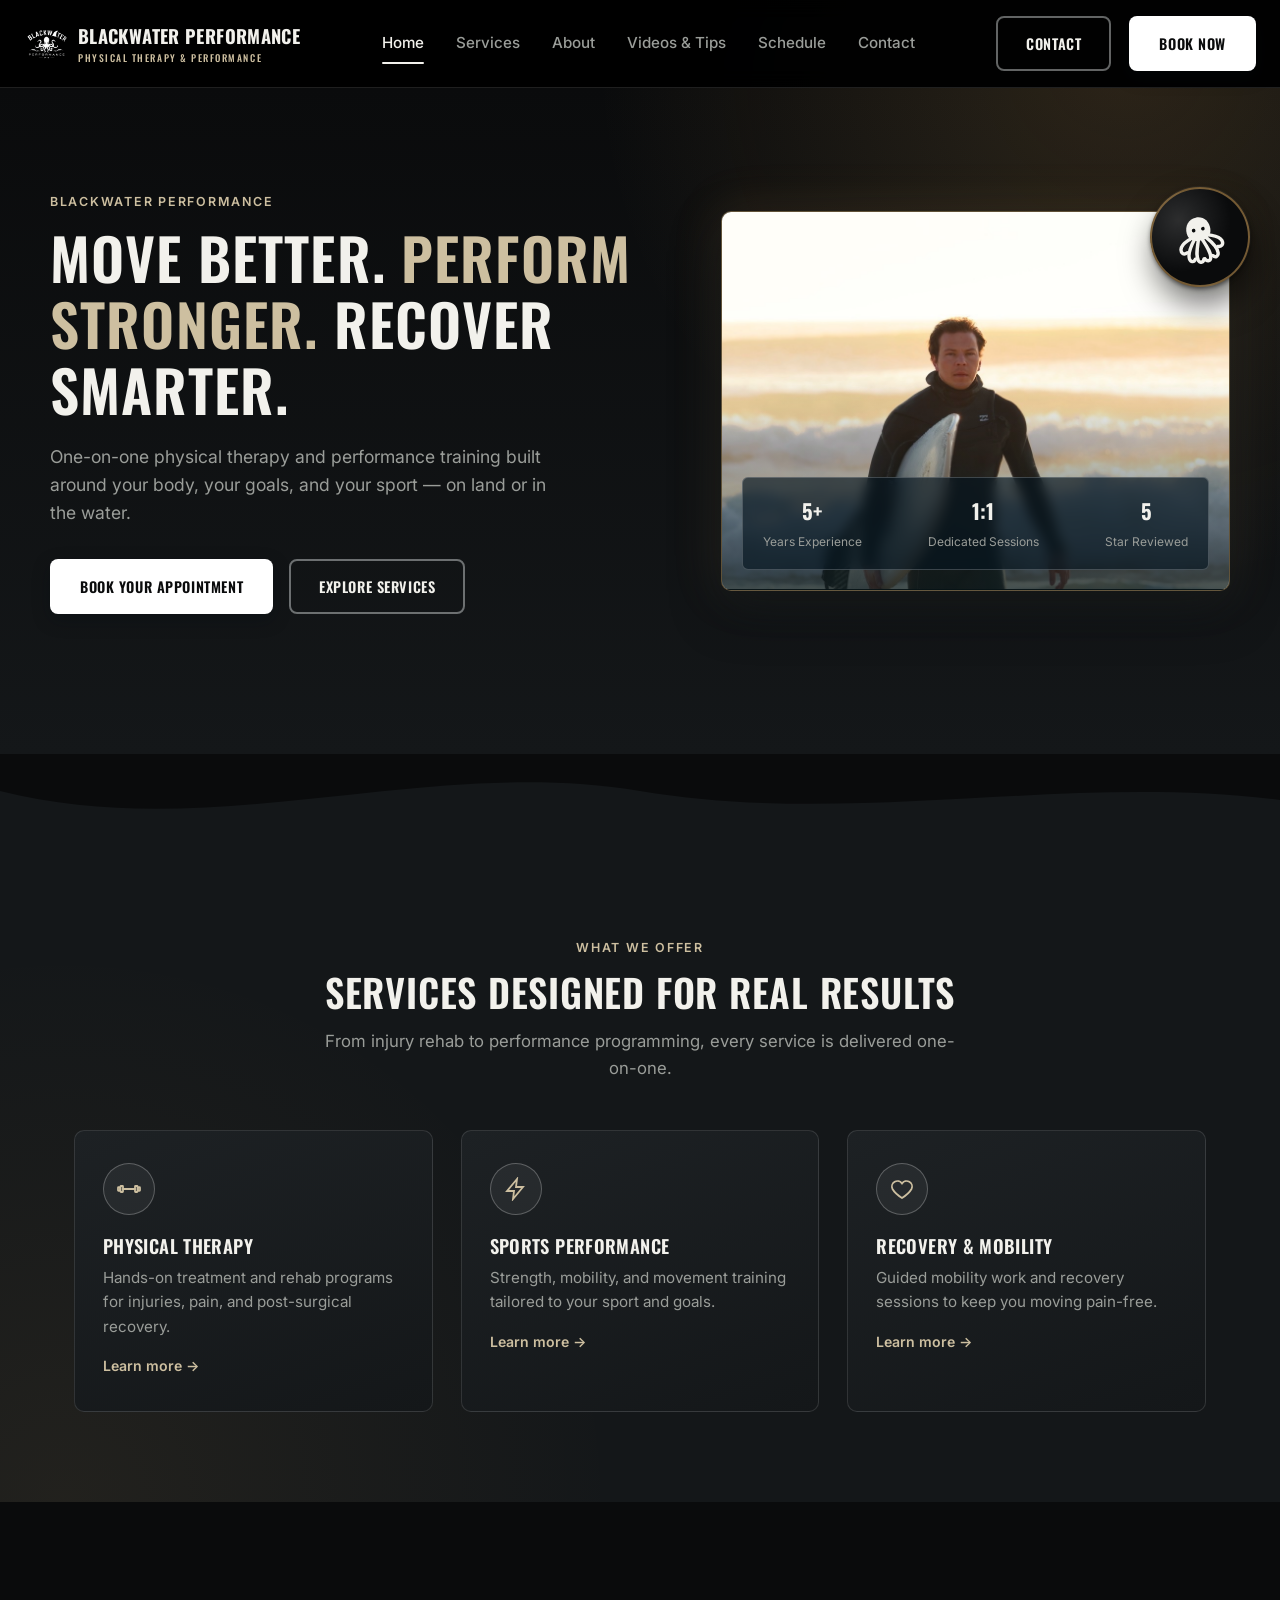
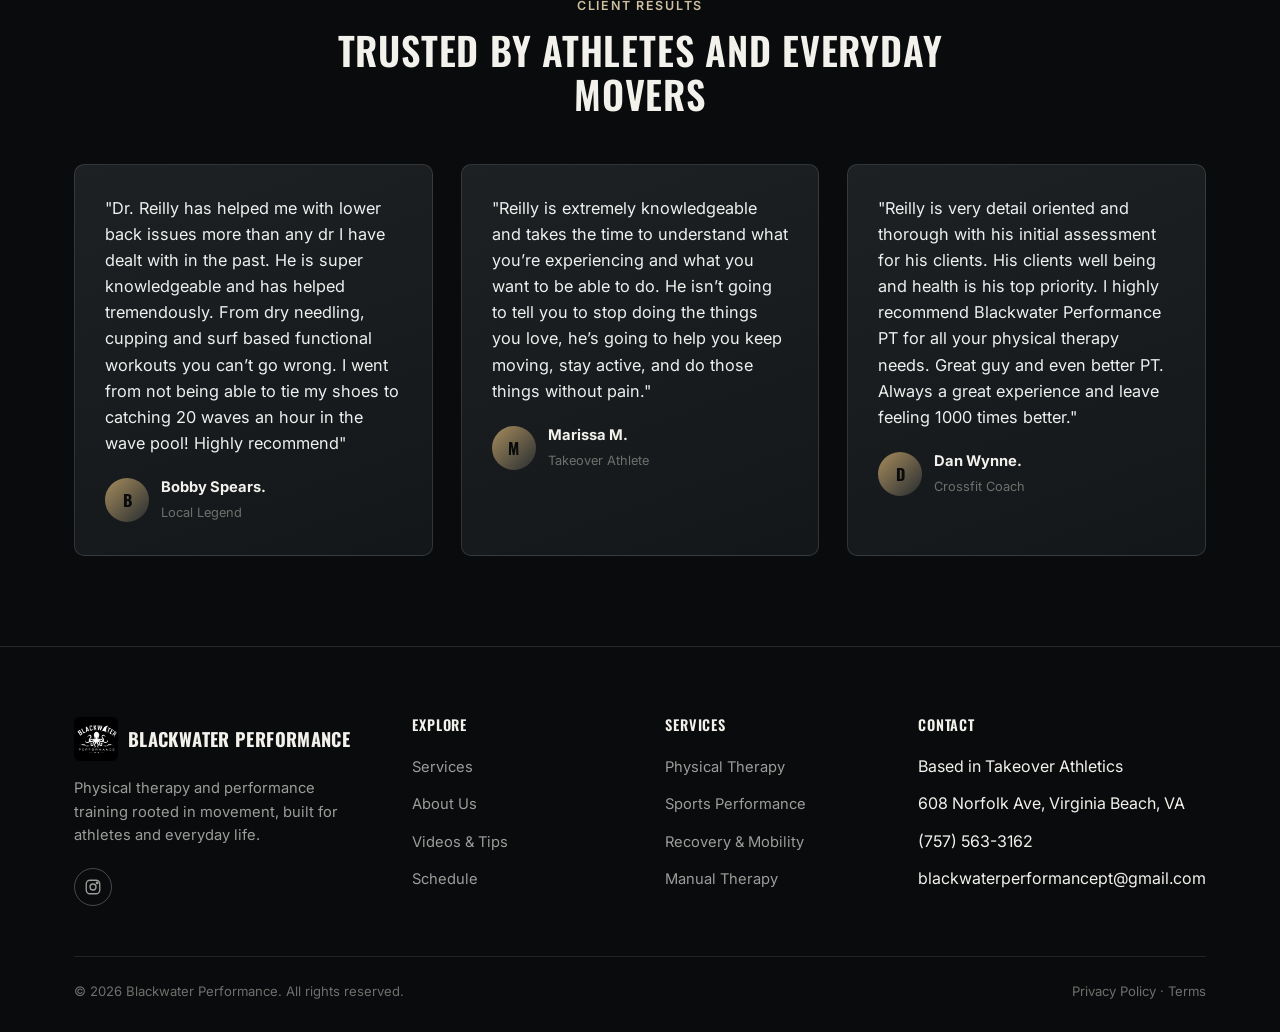
<file: index.html>
<!DOCTYPE html>
<html lang="en">
<head>
<meta charset="UTF-8">
<meta name="viewport" content="width=device-width, initial-scale=1.0">
<title>Blackwater Performance | Physical Therapy & Performance Training</title>
<meta name="description" content="Blackwater Performance provides personalized physical therapy, injury rehabilitation, and performance training to help you move better and perform stronger.">
<link rel="preconnect" href="https://fonts.googleapis.com">
<link rel="preconnect" href="https://fonts.gstatic.com" crossorigin>
<link href="https://fonts.googleapis.com/css2?family=Inter:wght@400;500;600;700&family=Oswald:wght@500;600;700&display=swap" rel="stylesheet">
<link rel="stylesheet" href="css/style.css">
</head>
<body>

<!-- ============ HEADER ============ -->
<header class="site-header">
  <div class="nav-wrap">
    <a href="index.html" class="logo">
      <img src="images/blackwater-logo.png" alt="Blackwater Performance logo" class="wave-mark">
      <span>
        BLACKWATER PERFORMANCE
        <span class="brand-sub">Physical Therapy &amp; Performance</span>
      </span>
    </a>

    <nav class="nav-links">
      <a href="index.html">Home</a>
      <a href="services.html">Services</a>
      <a href="about.html">About</a>
      <a href="videos-tips.html">Videos &amp; Tips</a>
      <a href="schedule.html">Schedule</a>
      <a href="contact.html">Contact</a>
    </nav>

    <div class="nav-cta">
      <a href="contact.html" class="btn btn-outline">Contact</a>
      <a href="schedule.html" class="btn btn-primary">Book Now</a>
      <button class="nav-toggle" aria-label="Toggle menu">
        <span></span><span></span><span></span>
      </button>
    </div>
  </div>
</header>

<!-- ============ HERO ============ -->
<section class="hero">
  <div class="hero-inner">
    <div data-animate>
      <span class="eyebrow">Blackwater Performance</span>
      <h1>Move Better. <span class="highlight">Perform Stronger.</span> Recover Smarter.</h1>
      <p class="lead">One-on-one physical therapy and performance training built around your body, your goals, and your sport &mdash; on land or in the water.</p>
      <div class="hero-actions">
        <a href="schedule.html" class="btn btn-primary">Book Your Appointment</a>
        <a href="services.html" class="btn btn-outline">Explore Services</a>
      </div>
    </div>

    <div class="hero-art-wrap" data-animate>
      <div class="hero-art">
        <img src="images/Reillywetsuitsurf.jpeg" alt="Dr. Reilly Lambert carrying a surfboard along the shore" class="hero-photo">
        <div class="hero-photo-overlay"></div>
        <div class="hero-stats">
          <div><strong>5+</strong><span>Years Experience</span></div>
          <div><strong>1:1</strong><span>Dedicated Sessions</span></div>
          <div><strong>5</strong><span>Star Reviewed</span></div>
        </div>
      </div>
      <div class="hero-badge" aria-hidden="true">
        <svg viewBox="0 0 200 220" fill="none" xmlns="http://www.w3.org/2000/svg">
          <path d="M100,35 C128,35 148,58 146,88 C144,112 128,124 100,124 C72,124 56,112 54,88 C52,58 72,35 100,35 Z" fill="currentColor"/>
          <g stroke="currentColor" stroke-width="13" stroke-linecap="round" stroke-linejoin="round" fill="none">
            <path d="M64,110 C46,118 26,122 20,142 C16,156 26,166 40,160"/>
            <path d="M76,118 C58,140 42,162 44,184 C46,198 58,202 66,190"/>
            <path d="M92,122 C80,155 70,178 76,198 C80,210 94,208 98,196"/>
            <g transform="matrix(-1,0,0,1,200,0)">
              <path d="M64,110 C46,118 26,122 20,142 C16,156 26,166 40,160"/>
              <path d="M76,118 C58,140 42,162 44,184 C46,198 58,202 66,190"/>
              <path d="M92,122 C80,155 70,178 76,198 C80,210 94,208 98,196"/>
            </g>
          </g>
          <circle cx="82" cy="82" r="7" fill="#0a0b0c"/>
          <circle cx="118" cy="82" r="7" fill="#0a0b0c"/>
        </svg>
      </div>
    </div>
  </div>
</section>

<div class="wave-divider">
  <svg viewBox="0 0 1440 100" preserveAspectRatio="none">
    <path d="M0,40 C240,100 480,0 720,40 C960,80 1200,20 1440,50 L1440,100 L0,100 Z" fill="#141719"></path>
  </svg>
</div>

<!-- ============ SERVICES PREVIEW ============ -->
<section class="section section-alt">
  <div class="container">
    <div class="section-head" data-animate>
      <span class="eyebrow">What We Offer</span>
      <h2>Services designed for real results</h2>
      <p>From injury rehab to performance programming, every service is delivered one-on-one.</p>
    </div>

    <div class="grid grid-3">
      <div class="card" data-animate>
        <div class="icon">
          <svg width="24" height="24" viewBox="0 0 24 24" fill="none" stroke="currentColor" stroke-width="1.8" stroke-linecap="round"><path d="M6 12h12"/><rect x="3.5" y="9" width="2.5" height="6" rx="0.5"/><rect x="18" y="9" width="2.5" height="6" rx="0.5"/><rect x="1" y="10.2" width="2" height="3.6" rx="0.5"/><rect x="21" y="10.2" width="2" height="3.6" rx="0.5"/></svg>
        </div>
        <h3>Physical Therapy</h3>
        <p>Hands-on treatment and rehab programs for injuries, pain, and post-surgical recovery.</p>
        <a href="services.html" class="card-link">Learn more &rarr;</a>
      </div>

      <div class="card" data-animate>
        <div class="icon">
          <svg width="24" height="24" viewBox="0 0 24 24" fill="none" stroke="currentColor" stroke-width="1.8"><path d="M13 2 3 14h7l-1 8 10-12h-7l1-8z"/></svg>
        </div>
        <h3>Sports Performance</h3>
        <p>Strength, mobility, and movement training tailored to your sport and goals.</p>
        <a href="services.html" class="card-link">Learn more &rarr;</a>
      </div>

      <div class="card" data-animate>
        <div class="icon">
          <svg width="24" height="24" viewBox="0 0 24 24" fill="none" stroke="currentColor" stroke-width="1.8"><path d="M12 21s-7-4.5-9.5-9A5.5 5.5 0 0112 6.5 5.5 5.5 0 0121.5 12c-2.5 4.5-9.5 9-9.5 9z"/></svg>
        </div>
        <h3>Recovery &amp; Mobility</h3>
        <p>Guided mobility work and recovery sessions to keep you moving pain-free.</p>
        <a href="services.html" class="card-link">Learn more &rarr;</a>
      </div>
    </div>
  </div>
</section>

<!-- ============ TESTIMONIALS ============ -->
<section class="section">
  <div class="container">
    <div class="section-head" data-animate>
      <span class="eyebrow">Client Results</span>
      <h2>Trusted by athletes and everyday movers</h2>
    </div>

    <div class="grid grid-3">
      <div class="testimonial" data-animate>
        <p class="quote">"Dr. Reilly has helped me with lower back issues more than any dr I have dealt with in the past. He is super knowledgeable and has helped tremendously. From dry needling, cupping and surf based functional workouts you can’t go wrong. I went from not being able to tie my shoes to catching 20 waves an hour in the wave pool! Highly recommend"</p>
        <div class="author">
          <div class="avatar">B</div>
          <div><strong>Bobby Spears.</strong><span>Local Legend</span></div>
        </div>
      </div>

      <div class="testimonial" data-animate>
        <p class="quote">"Reilly is extremely knowledgeable and takes the time to understand what you’re experiencing and what you want to be able to do. He isn’t going to tell you to stop doing the things you love, he’s going to help you keep moving, stay active, and do those things without pain."</p>
        <div class="author">
          <div class="avatar">M</div>
          <div><strong>Marissa M.</strong><span>Takeover Athlete</span></div>
        </div>
      </div>

      <div class="testimonial" data-animate>
        <p class="quote">"Reilly is very detail oriented and thorough with his initial assessment for his clients. His clients well being and health is his top priority. I highly recommend Blackwater Performance PT for all your physical therapy needs. Great guy and even better PT. Always a great experience and leave feeling 1000 times better."</p>
        <div class="author">
          <div class="avatar">D</div>
          <div><strong>Dan Wynne.</strong><span>Crossfit Coach</span></div>
        </div>
      </div>
    </div>
  </div>
</section>

<!-- ============ FOOTER ============ -->
<footer class="site-footer">
  <div class="container">
    <div class="footer-grid">
      <div class="footer-brand">
        <a href="index.html" class="logo">
          <img src="images/blackwater-logo.png" alt="Blackwater Performance logo" class="wave-mark">
          <span>BLACKWATER PERFORMANCE</span>
        </a>
        <p>Physical therapy and performance training rooted in movement, built for athletes and everyday life.</p>
        <div class="social-row">
          <a href="https://www.instagram.com/blackwaterperformancept" target="_blank" rel="noopener" aria-label="Instagram"><svg width="18" height="18" viewBox="0 0 24 24" fill="none" stroke="currentColor" stroke-width="1.8"><rect x="3" y="3" width="18" height="18" rx="5"/><circle cx="12" cy="12" r="4"/><circle cx="17.5" cy="6.5" r="1"/></svg></a>
        </div>
      </div>

      <div class="footer-col">
        <h4>Explore</h4>
        <ul>
          <li><a href="services.html">Services</a></li>
          <li><a href="about.html">About Us</a></li>
          <li><a href="videos-tips.html">Videos &amp; Tips</a></li>
          <li><a href="schedule.html">Schedule</a></li>
        </ul>
      </div>

      <div class="footer-col">
        <h4>Services</h4>
        <ul>
          <li><a href="services.html">Physical Therapy</a></li>
          <li><a href="services.html">Sports Performance</a></li>
          <li><a href="services.html">Recovery &amp; Mobility</a></li>
          <li><a href="services.html">Manual Therapy</a></li>
        </ul>
      </div>

      <div class="footer-col">
        <h4>Contact</h4>
        <ul>
          <li>Based in Takeover Athletics</li>
          <li>608 Norfolk Ave, Virginia Beach, VA</li>
          <li>(757) 563-3162</li>
          <li>blackwaterperformancept@gmail.com</li>
        </ul>
      </div>
    </div>

    <div class="footer-bottom">
      <span>&copy; 2026 Blackwater Performance. All rights reserved.</span>
      <span><a href="contact.html">Privacy Policy</a> &middot; <a href="contact.html">Terms</a></span>
    </div>
  </div>
</footer>

<script src="js/main.js"></script>
</body>
</html>
</file>
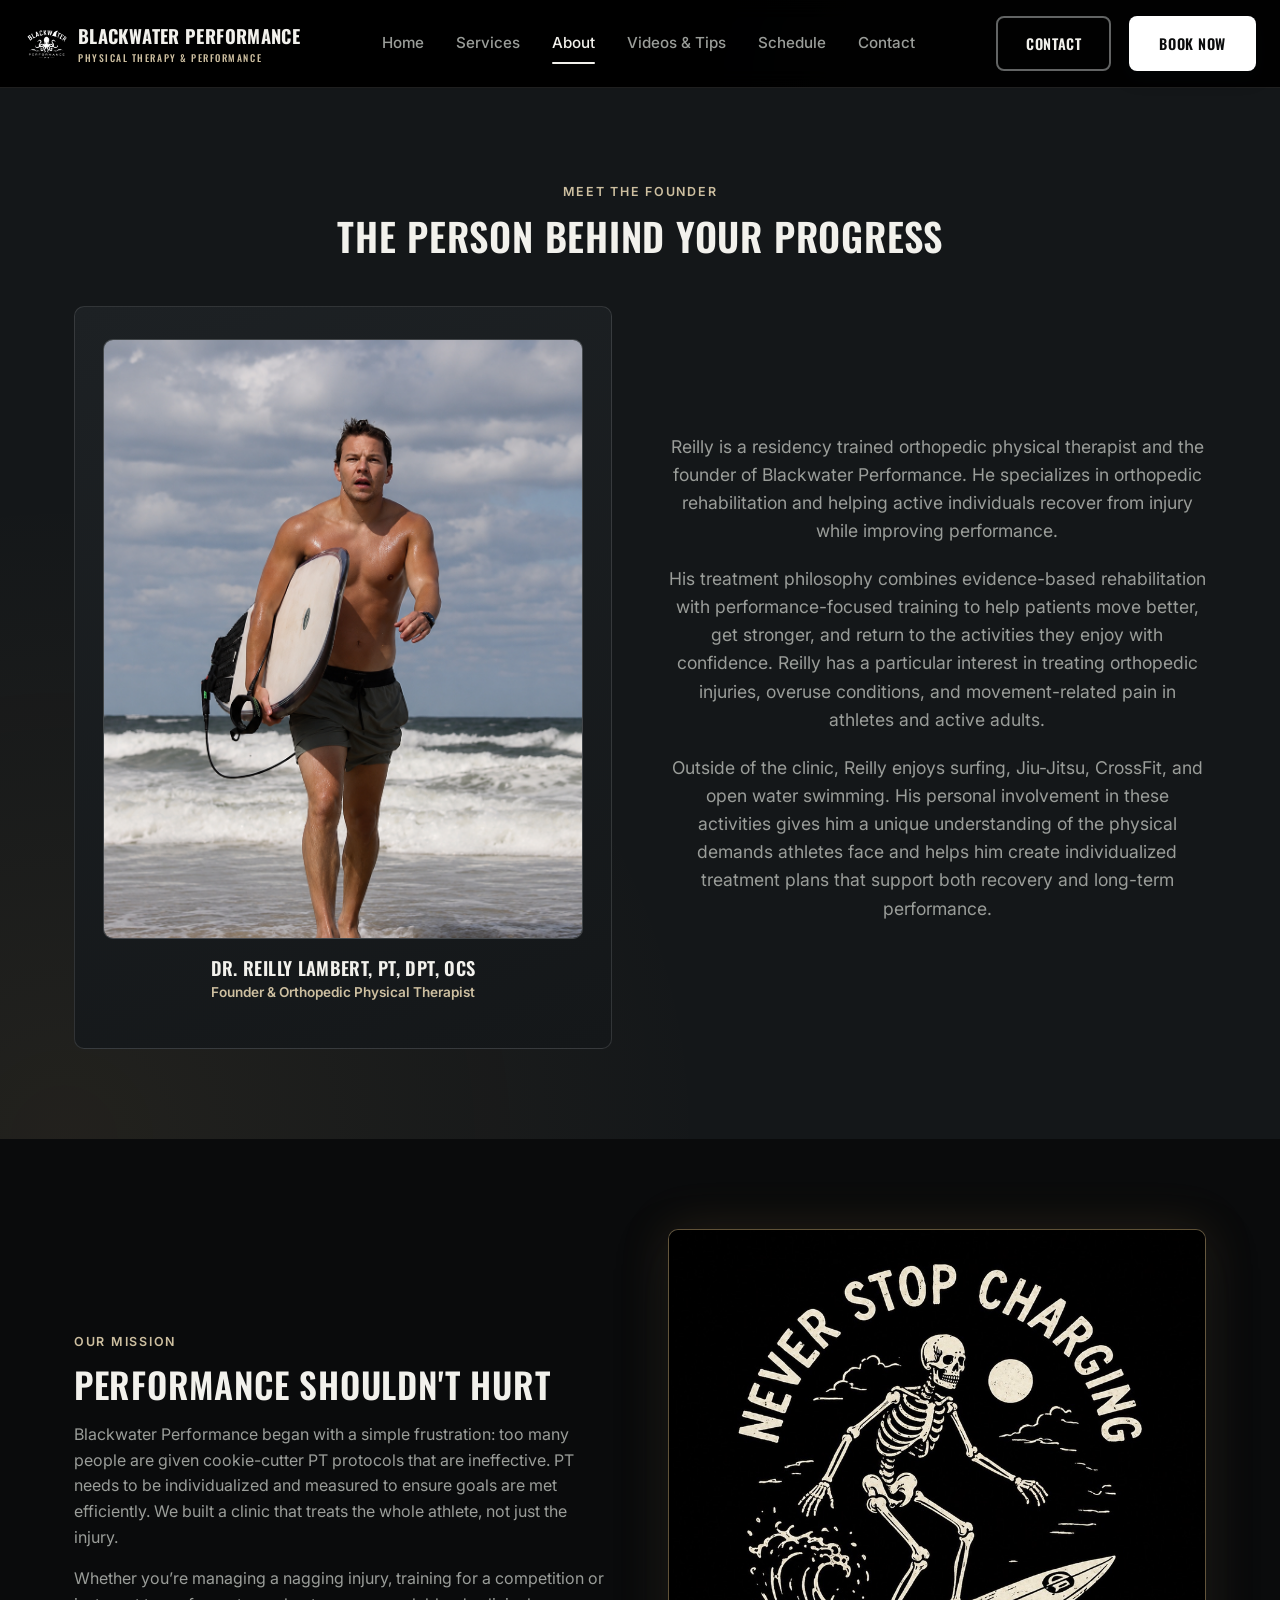
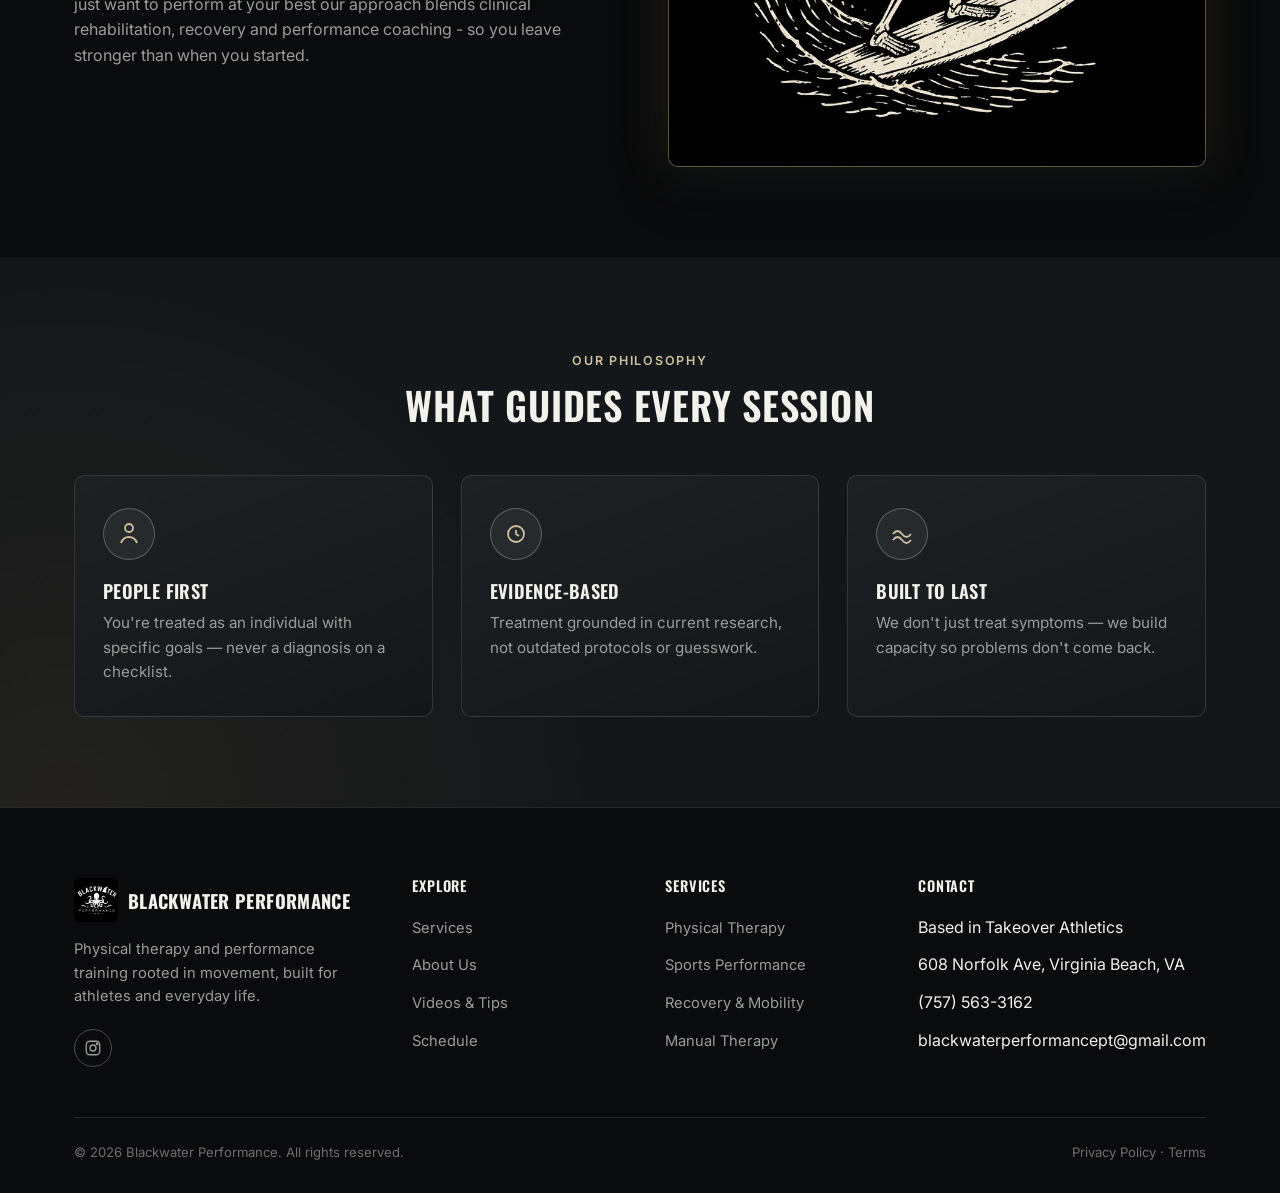
<file: about.html>
<!DOCTYPE html>
<html lang="en">
<head>
<meta charset="UTF-8">
<meta name="viewport" content="width=device-width, initial-scale=1.0">
<title>About | Blackwater Performance</title>
<meta name="description" content="Learn about Blackwater Performance's mission, philosophy, and the team behind our physical therapy and performance training.">
<link rel="preconnect" href="https://fonts.googleapis.com">
<link rel="preconnect" href="https://fonts.gstatic.com" crossorigin>
<link href="https://fonts.googleapis.com/css2?family=Inter:wght@400;500;600;700&family=Oswald:wght@500;600;700&display=swap" rel="stylesheet">
<link rel="stylesheet" href="css/style.css">
</head>
<body>

<!-- ============ HEADER ============ -->
<header class="site-header">
  <div class="nav-wrap">
    <a href="index.html" class="logo">
      <img src="images/blackwater-logo.png" alt="Blackwater Performance logo" class="wave-mark">
      <span>
        BLACKWATER PERFORMANCE
        <span class="brand-sub">Physical Therapy &amp; Performance</span>
      </span>
    </a>

    <nav class="nav-links">
      <a href="index.html">Home</a>
      <a href="services.html">Services</a>
      <a href="about.html">About</a>
      <a href="videos-tips.html">Videos &amp; Tips</a>
      <a href="schedule.html">Schedule</a>
      <a href="contact.html">Contact</a>
    </nav>

    <div class="nav-cta">
      <a href="contact.html" class="btn btn-outline">Contact</a>
      <a href="schedule.html" class="btn btn-primary">Book Now</a>
      <button class="nav-toggle" aria-label="Toggle menu">
        <span></span><span></span><span></span>
      </button>
    </div>
  </div>
</header>

<!-- ============ FOUNDER ============ -->
<section class="section section-alt">
  <div class="container">
    <div class="section-head" data-animate>
      <span class="eyebrow">Meet the Founder</span>
      <h2>The person behind your progress</h2>
    </div>

    <div class="grid grid-2" style="align-items:center; gap:56px;">
      <div class="team-card card" data-animate>
        <div class="team-photo" style="aspect-ratio:4/5;">
          <img src="images/reillypic.png" alt="Dr. Reilly Lambert on the beach with a surfboard">
        </div>
        <h3>Dr. Reilly Lambert, PT, DPT, OCS</h3>
        <span class="role">Founder &amp; Orthopedic Physical Therapist</span>
      </div>

      <div data-animate style="text-align:center;">
        <p style="color: var(--text-muted); font-size:1.1rem; margin-bottom: 20px;">Reilly is a residency trained orthopedic physical therapist and the founder of Blackwater Performance. He specializes in orthopedic rehabilitation and helping active individuals recover from injury while improving performance.</p>
        <p style="color: var(--text-muted); font-size:1.1rem; margin-bottom: 20px;">His treatment philosophy combines evidence-based rehabilitation with performance-focused training to help patients move better, get stronger, and return to the activities they enjoy with confidence. Reilly has a particular interest in treating orthopedic injuries, overuse conditions, and movement-related pain in athletes and active adults.</p>
        <p style="color: var(--text-muted); font-size:1.1rem;">Outside of the clinic, Reilly enjoys surfing, Jiu-Jitsu, CrossFit, and open water swimming. His personal involvement in these activities gives him a unique understanding of the physical demands athletes face and helps him create individualized treatment plans that support both recovery and long-term performance.</p>
      </div>
    </div>
  </div>
</section>

<!-- ============ MISSION ============ -->
<section class="section">
  <div class="container">
    <div class="grid grid-2" style="align-items:center; gap:56px;">
      <div data-animate>
        <span class="eyebrow">Our Mission</span>
        <h2 style="font-size: clamp(1.6rem, 3vw, 2.2rem); margin-bottom: 18px;">Performance Shouldn't Hurt</h2>
        <p style="color: var(--text-muted); margin-bottom: 16px;">Blackwater Performance began with a simple frustration: too many people are given cookie-cutter PT protocols that are ineffective. PT needs to be individualized and measured to ensure goals are met efficiently. We built a clinic that treats the whole athlete, not just the injury.</p>
        <p style="color: var(--text-muted);">Whether you’re managing a nagging injury, training for a competition or just want to perform at your best our approach blends clinical rehabilitation, recovery and performance coaching - so you leave stronger than when you started.</p>
      </div>
      <div class="hero-art" data-animate style="aspect-ratio:1/1; height:auto;">
        <img src="images/Neverstopcharging.jpeg" alt="Never stop charging logo" class="mission-photo">
      </div>
    </div>
  </div>
</section>

<!-- ============ PHILOSOPHY ============ -->
<section class="section section-alt">
  <div class="container">
    <div class="section-head" data-animate>
      <span class="eyebrow">Our Philosophy</span>
      <h2>What guides every session</h2>
    </div>

    <div class="grid grid-3">
      <div class="card" data-animate>
        <div class="icon">
          <svg width="24" height="24" viewBox="0 0 24 24" fill="none" stroke="currentColor" stroke-width="1.8"><path d="M12 2a4 4 0 100 8 4 4 0 000-8z"/><path d="M4 21c1.5-4 4.5-6 8-6s6.5 2 8 6"/></svg>
        </div>
        <h3>People First</h3>
        <p>You're treated as an individual with specific goals &mdash; never a diagnosis on a checklist.</p>
      </div>
      <div class="card" data-animate>
        <div class="icon">
          <svg width="24" height="24" viewBox="0 0 24 24" fill="none" stroke="currentColor" stroke-width="1.8"><path d="M4 12a8 8 0 1016 0 8 8 0 00-16 0z"/><path d="M12 8v4l3 2"/></svg>
        </div>
        <h3>Evidence-Based</h3>
        <p>Treatment grounded in current research, not outdated protocols or guesswork.</p>
      </div>
      <div class="card" data-animate>
        <div class="icon">
          <svg width="24" height="24" viewBox="0 0 24 24" fill="none" stroke="currentColor" stroke-width="1.8"><path d="M3 12c3-4 6-4 9 0s6 4 9 0" /><path d="M3 18c3-4 6-4 9 0s6 4 9 0" /></svg>
        </div>
        <h3>Built to Last</h3>
        <p>We don't just treat symptoms &mdash; we build capacity so problems don't come back.</p>
      </div>
    </div>
  </div>
</section>

<!-- ============ FOOTER ============ -->
<footer class="site-footer">
  <div class="container">
    <div class="footer-grid">
      <div class="footer-brand">
        <a href="index.html" class="logo">
          <img src="images/blackwater-logo.png" alt="Blackwater Performance logo" class="wave-mark">
          <span>BLACKWATER PERFORMANCE</span>
        </a>
        <p>Physical therapy and performance training rooted in movement, built for athletes and everyday life.</p>
        <div class="social-row">
          <a href="https://www.instagram.com/blackwaterperformancept" target="_blank" rel="noopener" aria-label="Instagram"><svg width="18" height="18" viewBox="0 0 24 24" fill="none" stroke="currentColor" stroke-width="1.8"><rect x="3" y="3" width="18" height="18" rx="5"/><circle cx="12" cy="12" r="4"/><circle cx="17.5" cy="6.5" r="1"/></svg></a>
        </div>
      </div>

      <div class="footer-col">
        <h4>Explore</h4>
        <ul>
          <li><a href="services.html">Services</a></li>
          <li><a href="about.html">About Us</a></li>
          <li><a href="videos-tips.html">Videos &amp; Tips</a></li>
          <li><a href="schedule.html">Schedule</a></li>
        </ul>
      </div>

      <div class="footer-col">
        <h4>Services</h4>
        <ul>
          <li><a href="services.html">Physical Therapy</a></li>
          <li><a href="services.html">Sports Performance</a></li>
          <li><a href="services.html">Recovery &amp; Mobility</a></li>
          <li><a href="services.html">Manual Therapy</a></li>
        </ul>
      </div>

      <div class="footer-col">
        <h4>Contact</h4>
        <ul>
          <li>Based in Takeover Athletics</li>
          <li>608 Norfolk Ave, Virginia Beach, VA</li>
          <li>(757) 563-3162</li>
          <li>blackwaterperformancept@gmail.com</li>
        </ul>
      </div>
    </div>

    <div class="footer-bottom">
      <span>&copy; 2026 Blackwater Performance. All rights reserved.</span>
      <span><a href="contact.html">Privacy Policy</a> &middot; <a href="contact.html">Terms</a></span>
    </div>
  </div>
</footer>

<script src="js/main.js"></script>
</body>
</html>
</file>
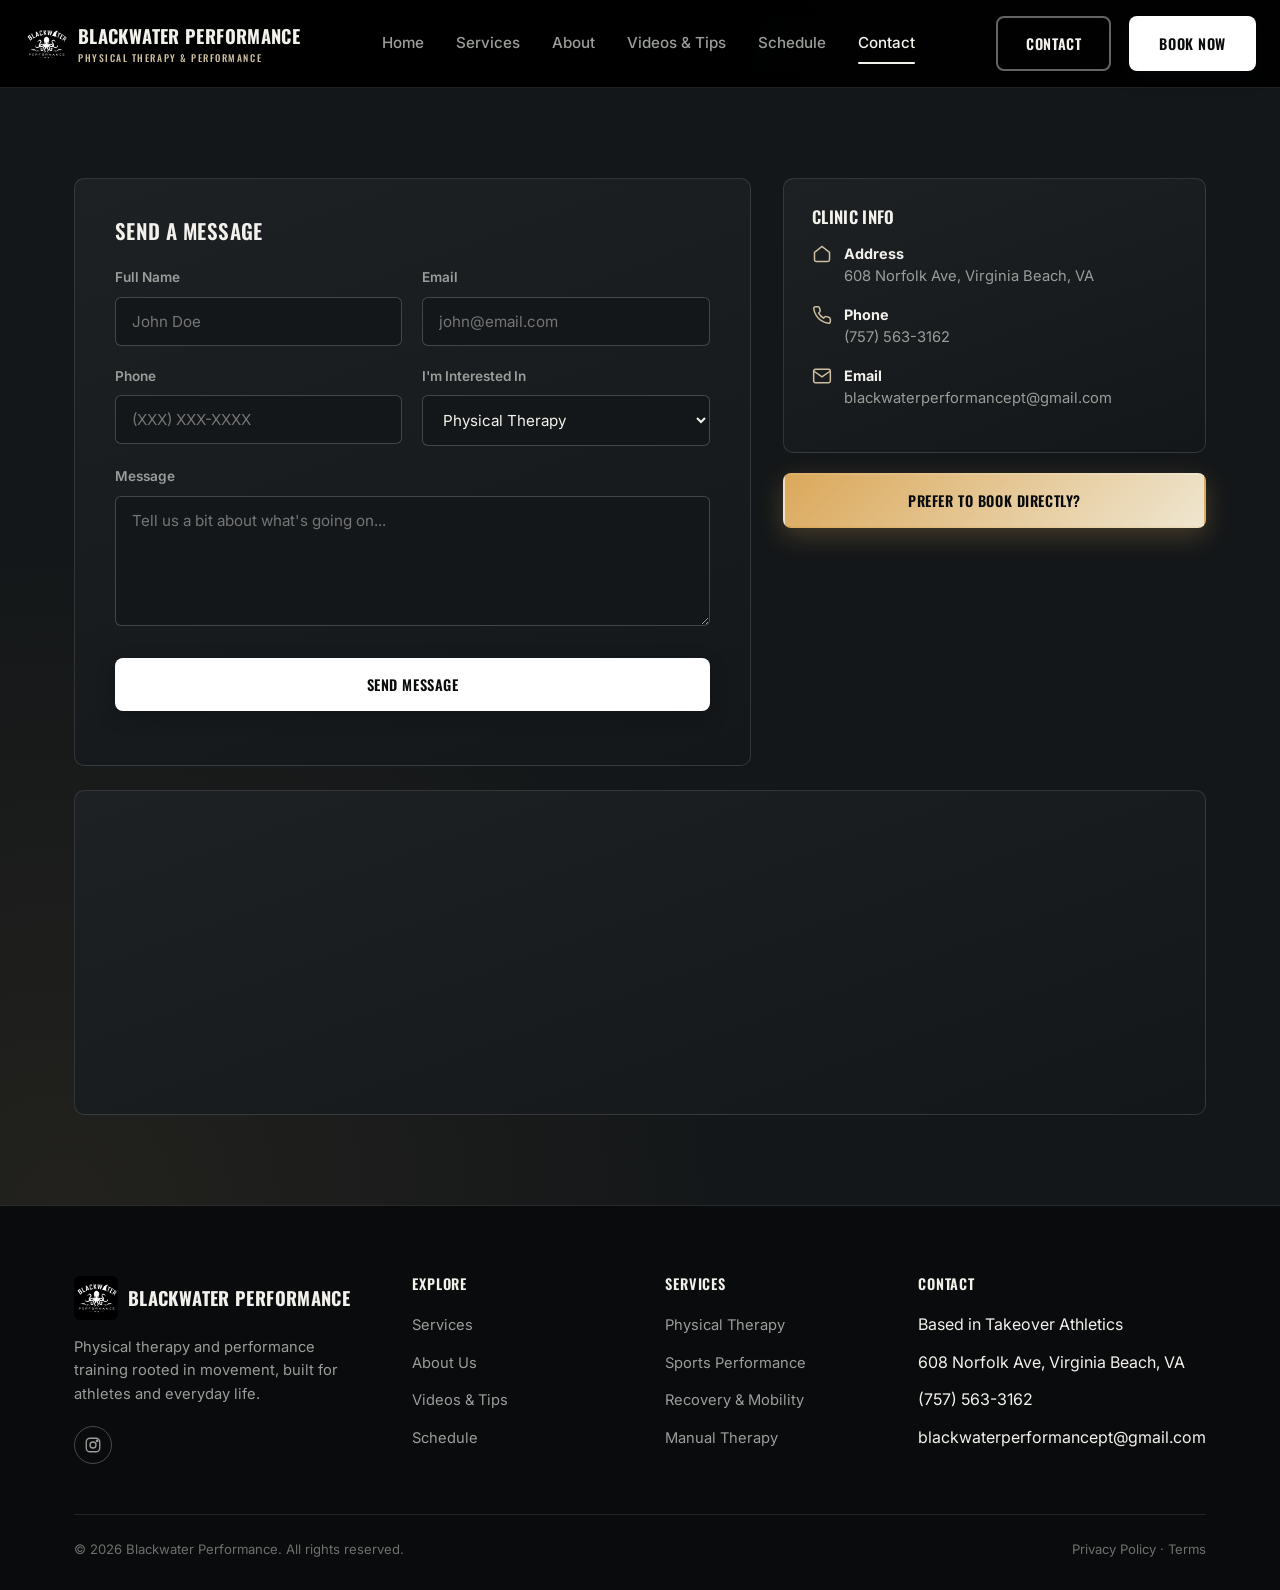
<file: contact.html>
<!DOCTYPE html>
<html lang="en">
<head>
<meta charset="UTF-8">
<meta name="viewport" content="width=device-width, initial-scale=1.0">
<title>Contact | Blackwater Performance</title>
<meta name="description" content="Get in touch with Blackwater Performance for questions about physical therapy, performance training, or scheduling.">
<link rel="preconnect" href="https://fonts.googleapis.com">
<link rel="preconnect" href="https://fonts.gstatic.com" crossorigin>
<link href="https://fonts.googleapis.com/css2?family=Inter:wght@400;500;600;700&family=Oswald:wght@500;600;700&display=swap" rel="stylesheet">
<link rel="stylesheet" href="css/style.css">
</head>
<body>

<!-- ============ HEADER ============ -->
<header class="site-header">
  <div class="nav-wrap">
    <a href="index.html" class="logo">
      <img src="images/blackwater-logo.png" alt="Blackwater Performance logo" class="wave-mark">
      <span>
        BLACKWATER PERFORMANCE
        <span class="brand-sub">Physical Therapy &amp; Performance</span>
      </span>
    </a>

    <nav class="nav-links">
      <a href="index.html">Home</a>
      <a href="services.html">Services</a>
      <a href="about.html">About</a>
      <a href="videos-tips.html">Videos &amp; Tips</a>
      <a href="schedule.html">Schedule</a>
      <a href="contact.html">Contact</a>
    </nav>

    <div class="nav-cta">
      <a href="contact.html" class="btn btn-outline">Contact</a>
      <a href="schedule.html" class="btn btn-primary">Book Now</a>
      <button class="nav-toggle" aria-label="Toggle menu">
        <span></span><span></span><span></span>
      </button>
    </div>
  </div>
</header>

<!-- ============ CONTACT ============ -->
<section class="section section-alt">
  <div class="container">
    <div class="booking-layout">

      <div class="card" data-animate style="padding:40px;">
        <h3 style="font-size:1.3rem; margin-bottom:24px;">Send a Message</h3>
        <form id="contact-form">
          <div class="form-grid">
            <div>
              <label for="name">Full Name</label>
              <input type="text" id="name" name="name" placeholder="John Doe" required>
            </div>
            <div>
              <label for="email">Email</label>
              <input type="email" id="email" name="email" placeholder="john@email.com" required>
            </div>
            <div>
              <label for="phone">Phone</label>
              <input type="tel" id="phone" name="phone" placeholder="(XXX) XXX-XXXX">
            </div>
            <div>
              <label for="topic">I'm Interested In</label>
              <select id="topic" name="topic">
                <option>Physical Therapy</option>
                <option>Sports Performance Training</option>
                <option>Recovery &amp; Mobility</option>
                <option>General Question</option>
              </select>
            </div>
            <div class="full">
              <label for="message">Message</label>
              <textarea id="message" name="message" placeholder="Tell us a bit about what's going on..." required></textarea>
            </div>
          </div>
          <button type="submit" class="btn btn-primary btn-block mt-24">Send Message</button>
          <p id="form-status" style="margin-top:14px; font-size:0.85rem; color: var(--teal-300);"></p>
        </form>
      </div>

      <aside data-animate>
        <div class="info-card">
          <h3>Clinic Info</h3>
          <div class="info-row">
            <svg class="ic" viewBox="0 0 24 24" fill="none" stroke="currentColor" stroke-width="1.8"><path d="M3 10l9-7 9 7v9a2 2 0 01-2 2H5a2 2 0 01-2-2v-9z"/></svg>
            <div><strong>Address</strong>608 Norfolk Ave, Virginia Beach, VA</div>
          </div>
          <div class="info-row">
            <svg class="ic" viewBox="0 0 24 24" fill="none" stroke="currentColor" stroke-width="1.8"><path d="M22 16.9v3a2 2 0 01-2.2 2 19.8 19.8 0 01-8.6-3.1 19.5 19.5 0 01-6-6A19.8 19.8 0 012.1 4.2 2 2 0 014.1 2h3a2 2 0 012 1.7c.1.9.3 1.8.6 2.7a2 2 0 01-.5 2.1L8 9.7a16 16 0 006 6l1.2-1.2a2 2 0 012.1-.5c.9.3 1.8.5 2.7.6a2 2 0 011.7 2.1z"/></svg>
            <div><strong>Phone</strong>(757) 563-3162</div>
          </div>
          <div class="info-row">
            <svg class="ic" viewBox="0 0 24 24" fill="none" stroke="currentColor" stroke-width="1.8"><rect x="2" y="4" width="20" height="16" rx="2"/><path d="M2 6l10 7 10-7"/></svg>
            <div><strong>Email</strong>blackwaterperformancept@gmail.com</div>
          </div>
        </div>

        <a href="schedule.html" class="btn btn-sand btn-block">Prefer to Book Directly?</a>
      </aside>

    </div>

    <div class="card mt-24" data-animate style="padding:0; overflow:hidden;">
      <div style="aspect-ratio:21/6;">
        <iframe
          src="https://www.google.com/maps?q=608+Norfolk+Ave,+Virginia+Beach,+VA&output=embed"
          title="Blackwater Performance location map"
          width="100%" height="100%" style="border:0; display:block; filter: grayscale(0.4) contrast(1.05);"
          loading="lazy" referrerpolicy="no-referrer-when-downgrade">
        </iframe>
      </div>
    </div>
  </div>
</section>

<!-- ============ FOOTER ============ -->
<footer class="site-footer">
  <div class="container">
    <div class="footer-grid">
      <div class="footer-brand">
        <a href="index.html" class="logo">
          <img src="images/blackwater-logo.png" alt="Blackwater Performance logo" class="wave-mark">
          <span>BLACKWATER PERFORMANCE</span>
        </a>
        <p>Physical therapy and performance training rooted in movement, built for athletes and everyday life.</p>
        <div class="social-row">
          <a href="https://www.instagram.com/blackwaterperformancept" target="_blank" rel="noopener" aria-label="Instagram"><svg width="18" height="18" viewBox="0 0 24 24" fill="none" stroke="currentColor" stroke-width="1.8"><rect x="3" y="3" width="18" height="18" rx="5"/><circle cx="12" cy="12" r="4"/><circle cx="17.5" cy="6.5" r="1"/></svg></a>
        </div>
      </div>

      <div class="footer-col">
        <h4>Explore</h4>
        <ul>
          <li><a href="services.html">Services</a></li>
          <li><a href="about.html">About Us</a></li>
          <li><a href="videos-tips.html">Videos &amp; Tips</a></li>
          <li><a href="schedule.html">Schedule</a></li>
        </ul>
      </div>

      <div class="footer-col">
        <h4>Services</h4>
        <ul>
          <li><a href="services.html">Physical Therapy</a></li>
          <li><a href="services.html">Sports Performance</a></li>
          <li><a href="services.html">Recovery &amp; Mobility</a></li>
          <li><a href="services.html">Manual Therapy</a></li>
        </ul>
      </div>

      <div class="footer-col">
        <h4>Contact</h4>
        <ul>
          <li>Based in Takeover Athletics</li>
          <li>608 Norfolk Ave, Virginia Beach, VA</li>
          <li>(757) 563-3162</li>
          <li>blackwaterperformancept@gmail.com</li>
        </ul>
      </div>
    </div>

    <div class="footer-bottom">
      <span>&copy; 2026 Blackwater Performance. All rights reserved.</span>
      <span><a href="contact.html">Privacy Policy</a> &middot; <a href="contact.html">Terms</a></span>
    </div>
  </div>
</footer>

<script src="js/main.js"></script>
</body>
</html>
</file>
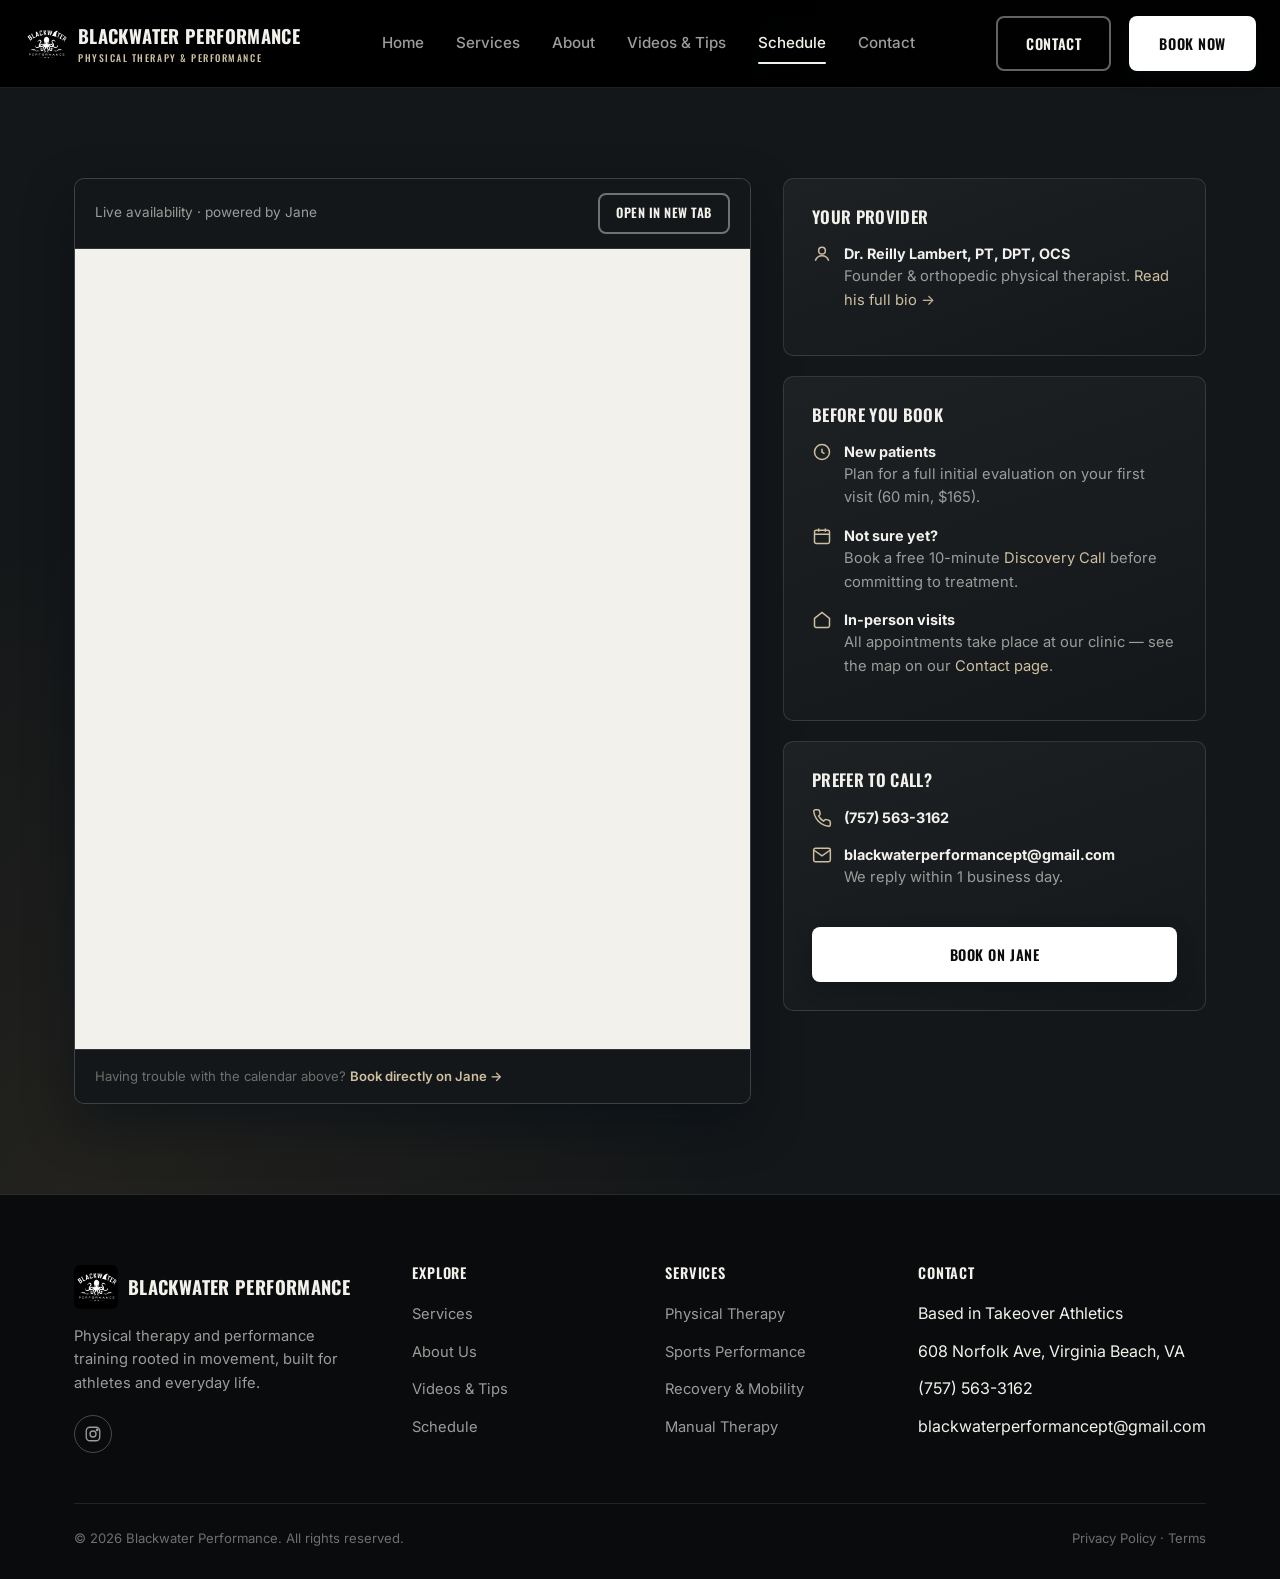
<file: schedule.html>
<!DOCTYPE html>
<html lang="en">
<head>
<meta charset="UTF-8">
<meta name="viewport" content="width=device-width, initial-scale=1.0">
<title>Schedule | Blackwater Performance</title>
<meta name="description" content="Book your physical therapy or performance training appointment with Blackwater Performance online.">
<link rel="preconnect" href="https://fonts.googleapis.com">
<link rel="preconnect" href="https://fonts.gstatic.com" crossorigin>
<link href="https://fonts.googleapis.com/css2?family=Inter:wght@400;500;600;700&family=Oswald:wght@500;600;700&display=swap" rel="stylesheet">
<link rel="stylesheet" href="css/style.css">
</head>
<body>

<!-- ============ HEADER ============ -->
<header class="site-header">
  <div class="nav-wrap">
    <a href="index.html" class="logo">
      <img src="images/blackwater-logo.png" alt="Blackwater Performance logo" class="wave-mark">
      <span>
        BLACKWATER PERFORMANCE
        <span class="brand-sub">Physical Therapy &amp; Performance</span>
      </span>
    </a>

    <nav class="nav-links">
      <a href="index.html">Home</a>
      <a href="services.html">Services</a>
      <a href="about.html">About</a>
      <a href="videos-tips.html">Videos &amp; Tips</a>
      <a href="schedule.html">Schedule</a>
      <a href="contact.html">Contact</a>
    </nav>

    <div class="nav-cta">
      <a href="contact.html" class="btn btn-outline">Contact</a>
      <a href="schedule.html" class="btn btn-primary">Book Now</a>
      <button class="nav-toggle" aria-label="Toggle menu">
        <span></span><span></span><span></span>
      </button>
    </div>
  </div>
</header>

<!-- ============ BOOKING ============ -->
<section class="section section-alt">
  <div class="container">
    <div class="booking-layout">

      <div class="booking-frame-wrap" data-animate>
        <div class="booking-toolbar">
          <span>Live availability &middot; powered by Jane</span>
          <a href="https://blackwaterperformancept.janeapp.com/" target="_blank" rel="noopener" class="btn btn-outline" style="padding:8px 16px; font-size:0.8rem;">Open in New Tab</a>
        </div>

        <!--
          JaneApp booking widget embed.
          Base clinic booking URL: https://blackwaterperformancept.janeapp.com/
          To embed a specific provider's booking flow instead, use a URL like
          https://blackwaterperformancept.janeapp.com/#staff_member/1/bio

          NOTE: JaneApp blocks iframe embedding by default (X-Frame-Options / CSP).
          To make this iframe render instead of a blank/blocked frame, log into
          the JaneApp admin dashboard and go to:
            Settings > Online Booking > Embedding / Widget
          and add this website's domain to the allowed embed list. Jane also
          provides an official "Add to your website" snippet under that same
          settings page that can be swapped in here if preferred.
        -->
        <iframe
          src="https://blackwaterperformancept.janeapp.com/"
          title="Blackwater Performance online booking"
          loading="lazy">
        </iframe>

        <div class="booking-note">
          Having trouble with the calendar above? <a href="https://blackwaterperformancept.janeapp.com/" target="_blank" rel="noopener" style="color: var(--teal-300); font-weight:600;">Book directly on Jane &rarr;</a>
        </div>
      </div>

      <aside data-animate>
        <div class="info-card">
          <h3>Your Provider</h3>
          <div class="info-row">
            <svg class="ic" viewBox="0 0 24 24" fill="none" stroke="currentColor" stroke-width="1.8"><circle cx="12" cy="8" r="4"/><path d="M4 20c1.5-4.5 5-6 8-6s6.5 1.5 8 6"/></svg>
            <div><strong>Dr. Reilly Lambert, PT, DPT, OCS</strong>Founder &amp; orthopedic physical therapist. <a href="about.html" style="color: var(--teal-300);">Read his full bio &rarr;</a></div>
          </div>
        </div>

        <div class="info-card">
          <h3>Before You Book</h3>
          <div class="info-row">
            <svg class="ic" viewBox="0 0 24 24" fill="none" stroke="currentColor" stroke-width="1.8"><path d="M12 8v4l3 2"/><circle cx="12" cy="12" r="9"/></svg>
            <div><strong>New patients</strong>Plan for a full initial evaluation on your first visit (60 min, $165).</div>
          </div>
          <div class="info-row">
            <svg class="ic" viewBox="0 0 24 24" fill="none" stroke="currentColor" stroke-width="1.8"><rect x="3" y="5" width="18" height="16" rx="2"/><path d="M3 10h18M8 3v4M16 3v4"/></svg>
            <div><strong>Not sure yet?</strong>Book a free 10-minute <a href="services.html#treatments" style="color: var(--teal-300);">Discovery Call</a> before committing to treatment.</div>
          </div>
          <div class="info-row">
            <svg class="ic" viewBox="0 0 24 24" fill="none" stroke="currentColor" stroke-width="1.8"><path d="M3 10l9-7 9 7v9a2 2 0 01-2 2H5a2 2 0 01-2-2v-9z"/></svg>
            <div><strong>In-person visits</strong>All appointments take place at our clinic &mdash; see the map on our <a href="contact.html" style="color: var(--teal-300);">Contact page</a>.</div>
          </div>
        </div>

        <div class="info-card">
          <h3>Prefer to Call?</h3>
          <div class="info-row">
            <svg class="ic" viewBox="0 0 24 24" fill="none" stroke="currentColor" stroke-width="1.8"><path d="M22 16.9v3a2 2 0 01-2.2 2 19.8 19.8 0 01-8.6-3.1 19.5 19.5 0 01-6-6A19.8 19.8 0 012.1 4.2 2 2 0 014.1 2h3a2 2 0 012 1.7c.1.9.3 1.8.6 2.7a2 2 0 01-.5 2.1L8 9.7a16 16 0 006 6l1.2-1.2a2 2 0 012.1-.5c.9.3 1.8.5 2.7.6a2 2 0 011.7 2.1z"/></svg>
            <div><strong>(757) 563-3162</strong></div>
          </div>
          <div class="info-row">
            <svg class="ic" viewBox="0 0 24 24" fill="none" stroke="currentColor" stroke-width="1.8"><rect x="2" y="4" width="20" height="16" rx="2"/><path d="M2 6l10 7 10-7"/></svg>
            <div><strong>blackwaterperformancept@gmail.com</strong>We reply within 1 business day.</div>
          </div>
          <a href="https://blackwaterperformancept.janeapp.com/" target="_blank" rel="noopener" class="btn btn-primary btn-block mt-24">Book on Jane</a>
        </div>
      </aside>

    </div>
  </div>
</section>

<!-- ============ FOOTER ============ -->
<footer class="site-footer">
  <div class="container">
    <div class="footer-grid">
      <div class="footer-brand">
        <a href="index.html" class="logo">
          <img src="images/blackwater-logo.png" alt="Blackwater Performance logo" class="wave-mark">
          <span>BLACKWATER PERFORMANCE</span>
        </a>
        <p>Physical therapy and performance training rooted in movement, built for athletes and everyday life.</p>
        <div class="social-row">
          <a href="https://www.instagram.com/blackwaterperformancept" target="_blank" rel="noopener" aria-label="Instagram"><svg width="18" height="18" viewBox="0 0 24 24" fill="none" stroke="currentColor" stroke-width="1.8"><rect x="3" y="3" width="18" height="18" rx="5"/><circle cx="12" cy="12" r="4"/><circle cx="17.5" cy="6.5" r="1"/></svg></a>
        </div>
      </div>

      <div class="footer-col">
        <h4>Explore</h4>
        <ul>
          <li><a href="services.html">Services</a></li>
          <li><a href="about.html">About Us</a></li>
          <li><a href="videos-tips.html">Videos &amp; Tips</a></li>
          <li><a href="schedule.html">Schedule</a></li>
        </ul>
      </div>

      <div class="footer-col">
        <h4>Services</h4>
        <ul>
          <li><a href="services.html">Physical Therapy</a></li>
          <li><a href="services.html">Sports Performance</a></li>
          <li><a href="services.html">Recovery &amp; Mobility</a></li>
          <li><a href="services.html">Manual Therapy</a></li>
        </ul>
      </div>

      <div class="footer-col">
        <h4>Contact</h4>
        <ul>
          <li>Based in Takeover Athletics</li>
          <li>608 Norfolk Ave, Virginia Beach, VA</li>
          <li>(757) 563-3162</li>
          <li>blackwaterperformancept@gmail.com</li>
        </ul>
      </div>
    </div>

    <div class="footer-bottom">
      <span>&copy; 2026 Blackwater Performance. All rights reserved.</span>
      <span><a href="contact.html">Privacy Policy</a> &middot; <a href="contact.html">Terms</a></span>
    </div>
  </div>
</footer>

<script src="js/main.js"></script>
</body>
</html>
</file>
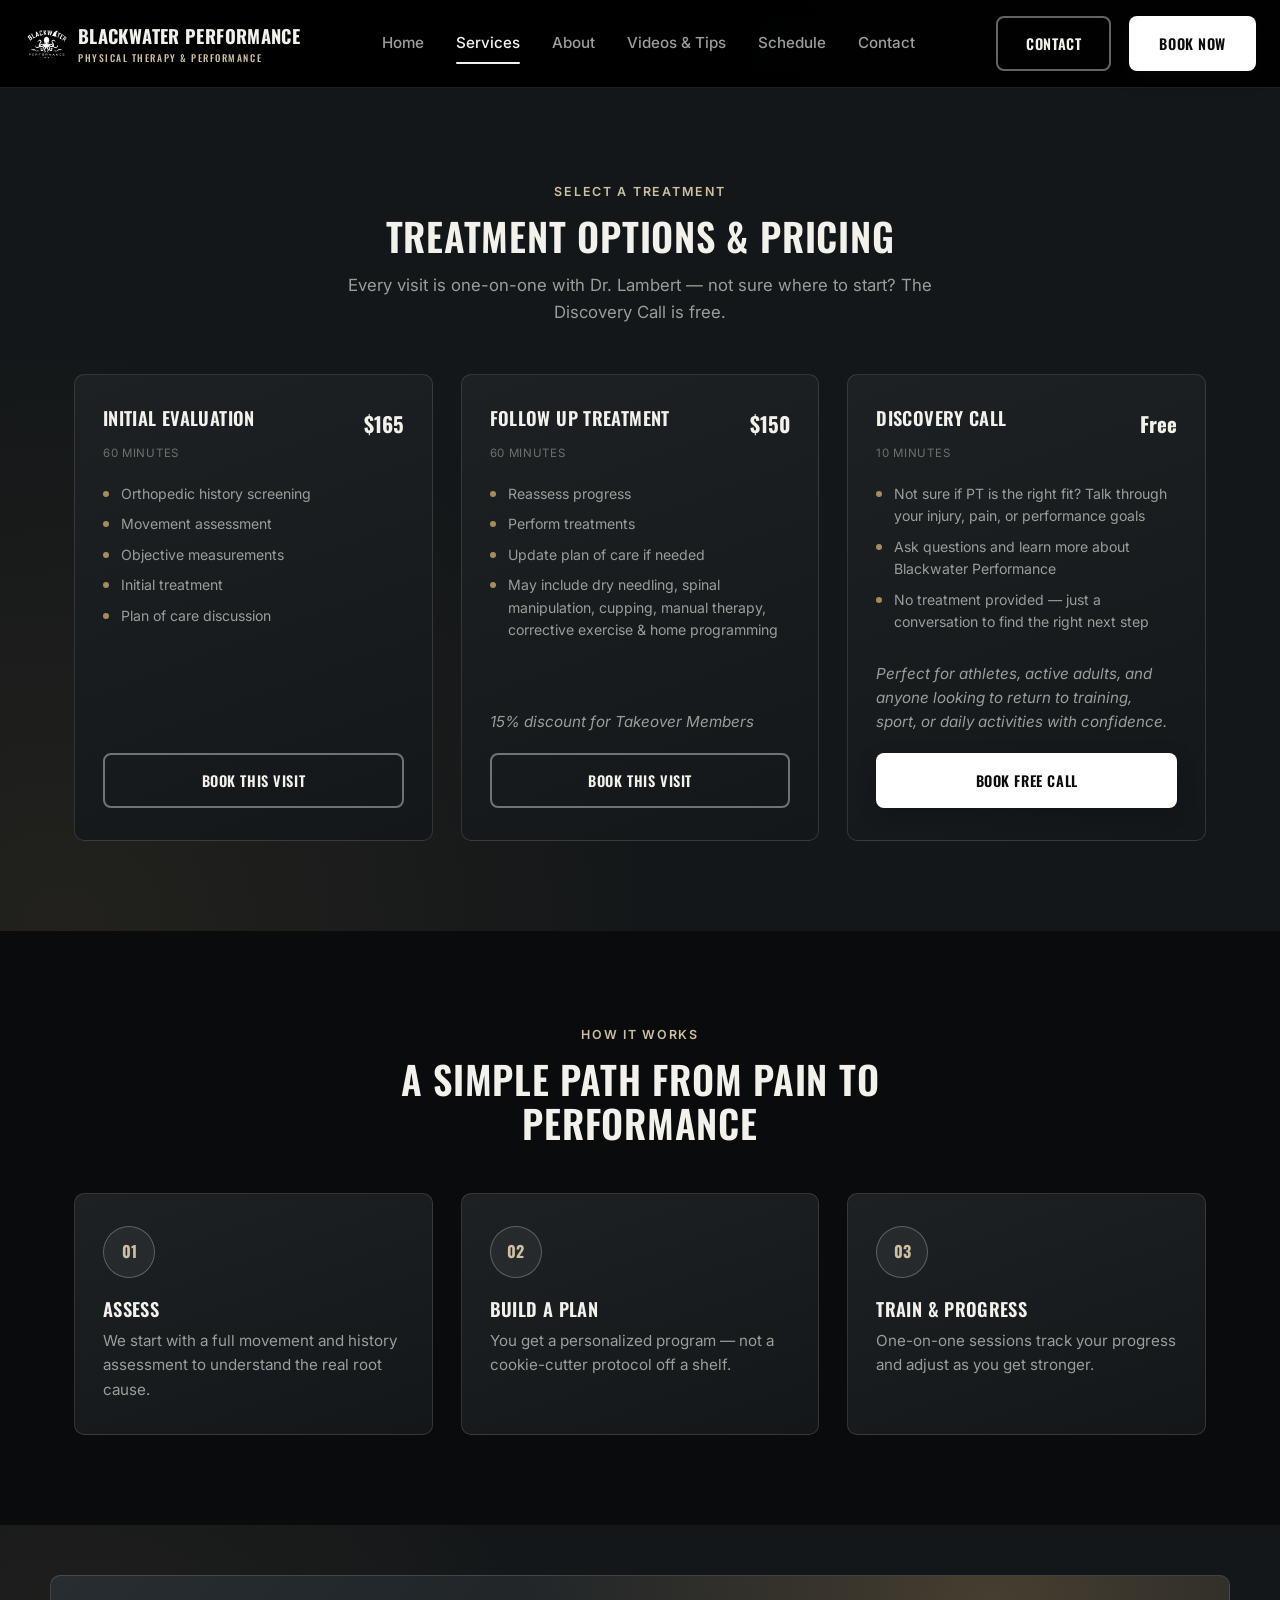
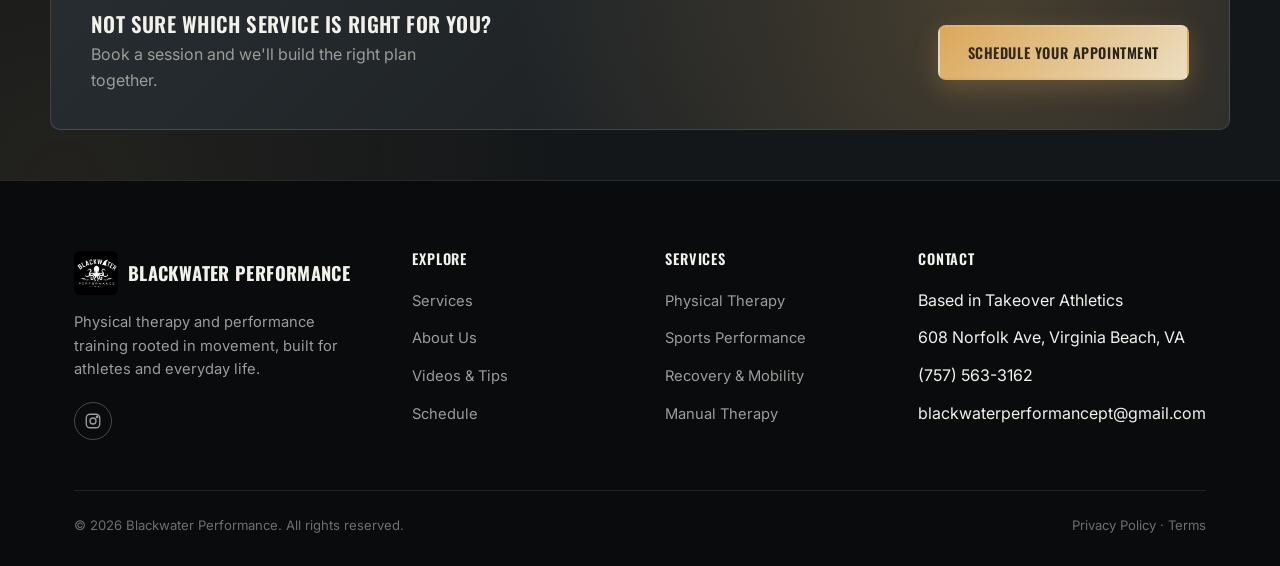
<file: services.html>
<!DOCTYPE html>
<html lang="en">
<head>
<meta charset="UTF-8">
<meta name="viewport" content="width=device-width, initial-scale=1.0">
<title>Services | Blackwater Performance</title>
<meta name="description" content="Explore Blackwater Performance's physical therapy, sports performance training, recovery, and manual therapy services.">
<link rel="preconnect" href="https://fonts.googleapis.com">
<link rel="preconnect" href="https://fonts.gstatic.com" crossorigin>
<link href="https://fonts.googleapis.com/css2?family=Inter:wght@400;500;600;700&family=Oswald:wght@500;600;700&display=swap" rel="stylesheet">
<link rel="stylesheet" href="css/style.css">
</head>
<body>

<!-- ============ HEADER ============ -->
<header class="site-header">
  <div class="nav-wrap">
    <a href="index.html" class="logo">
      <img src="images/blackwater-logo.png" alt="Blackwater Performance logo" class="wave-mark">
      <span>
        BLACKWATER PERFORMANCE
        <span class="brand-sub">Physical Therapy &amp; Performance</span>
      </span>
    </a>

    <nav class="nav-links">
      <a href="index.html">Home</a>
      <a href="services.html">Services</a>
      <a href="about.html">About</a>
      <a href="videos-tips.html">Videos &amp; Tips</a>
      <a href="schedule.html">Schedule</a>
      <a href="contact.html">Contact</a>
    </nav>

    <div class="nav-cta">
      <a href="contact.html" class="btn btn-outline">Contact</a>
      <a href="schedule.html" class="btn btn-primary">Book Now</a>
      <button class="nav-toggle" aria-label="Toggle menu">
        <span></span><span></span><span></span>
      </button>
    </div>
  </div>
</header>

<!-- ============ TREATMENTS & PRICING ============ -->
<section class="section section-alt" id="treatments">
  <div class="container">
    <div class="section-head" data-animate>
      <span class="eyebrow">Select a Treatment</span>
      <h2>Treatment options &amp; pricing</h2>
      <p>Every visit is one-on-one with Dr. Lambert &mdash; not sure where to start? The Discovery Call is free.</p>
    </div>

    <div class="grid grid-3">

      <div class="card treatment-card" data-animate>
        <div class="treatment-head">
          <h3>Initial Evaluation</h3>
          <span class="treatment-price">$165</span>
        </div>
        <span class="treatment-duration">60 Minutes</span>
        <ul class="treatment-list">
          <li>Orthopedic history screening</li>
          <li>Movement assessment</li>
          <li>Objective measurements</li>
          <li>Initial treatment</li>
          <li>Plan of care discussion</li>
        </ul>
        <a href="schedule.html" class="btn btn-outline btn-block">Book This Visit</a>
      </div>

      <div class="card treatment-card" data-animate>
        <div class="treatment-head">
          <h3>Follow Up Treatment</h3>
          <span class="treatment-price">$150</span>
        </div>
        <span class="treatment-duration">60 Minutes</span>
        <ul class="treatment-list">
          <li>Reassess progress</li>
          <li>Perform treatments</li>
          <li>Update plan of care if needed</li>
          <li>May include dry needling, spinal manipulation, cupping, manual therapy, corrective exercise &amp; home programming</li>
        </ul>
        <p class="treatment-note">15% discount for Takeover Members</p>
        <a href="schedule.html" class="btn btn-outline btn-block">Book This Visit</a>
      </div>

      <div class="card treatment-card" data-animate>
        <div class="treatment-head">
          <h3>Discovery Call</h3>
          <span class="treatment-price">Free</span>
        </div>
        <span class="treatment-duration">10 Minutes</span>
        <ul class="treatment-list">
          <li>Not sure if PT is the right fit? Talk through your injury, pain, or performance goals</li>
          <li>Ask questions and learn more about Blackwater Performance</li>
          <li>No treatment provided &mdash; just a conversation to find the right next step</li>
        </ul>
        <p class="treatment-note">Perfect for athletes, active adults, and anyone looking to return to training, sport, or daily activities with confidence.</p>
        <a href="schedule.html" class="btn btn-primary btn-block">Book Free Call</a>
      </div>

    </div>
  </div>
</section>

<!-- ============ PROCESS ============ -->
<section class="section">
  <div class="container">
    <div class="section-head" data-animate>
      <span class="eyebrow">How It Works</span>
      <h2>A simple path from pain to performance</h2>
    </div>

    <div class="grid grid-3">
      <div class="card" data-animate>
        <div class="icon"><span style="font-family: var(--font-heading); font-weight:700;">01</span></div>
        <h3>Assess</h3>
        <p>We start with a full movement and history assessment to understand the real root cause.</p>
      </div>
      <div class="card" data-animate>
        <div class="icon"><span style="font-family: var(--font-heading); font-weight:700;">02</span></div>
        <h3>Build a Plan</h3>
        <p>You get a personalized program &mdash; not a cookie-cutter protocol off a shelf.</p>
      </div>
      <div class="card" data-animate>
        <div class="icon"><span style="font-family: var(--font-heading); font-weight:700;">03</span></div>
        <h3>Train &amp; Progress</h3>
        <p>One-on-one sessions track your progress and adjust as you get stronger.</p>
      </div>
    </div>
  </div>
</section>

<!-- ============ CTA BAND ============ -->
<section class="section section-compact section-alt">
  <div class="cta-band compact" data-animate>
    <div>
      <h2>Not sure which service is right for you?</h2>
      <p>Book a session and we'll build the right plan together.</p>
    </div>
    <a href="schedule.html" class="btn btn-sand">Schedule Your Appointment</a>
  </div>
</section>

<!-- ============ FOOTER ============ -->
<footer class="site-footer">
  <div class="container">
    <div class="footer-grid">
      <div class="footer-brand">
        <a href="index.html" class="logo">
          <img src="images/blackwater-logo.png" alt="Blackwater Performance logo" class="wave-mark">
          <span>BLACKWATER PERFORMANCE</span>
        </a>
        <p>Physical therapy and performance training rooted in movement, built for athletes and everyday life.</p>
        <div class="social-row">
          <a href="https://www.instagram.com/blackwaterperformancept" target="_blank" rel="noopener" aria-label="Instagram"><svg width="18" height="18" viewBox="0 0 24 24" fill="none" stroke="currentColor" stroke-width="1.8"><rect x="3" y="3" width="18" height="18" rx="5"/><circle cx="12" cy="12" r="4"/><circle cx="17.5" cy="6.5" r="1"/></svg></a>
        </div>
      </div>

      <div class="footer-col">
        <h4>Explore</h4>
        <ul>
          <li><a href="services.html">Services</a></li>
          <li><a href="about.html">About Us</a></li>
          <li><a href="videos-tips.html">Videos &amp; Tips</a></li>
          <li><a href="schedule.html">Schedule</a></li>
        </ul>
      </div>

      <div class="footer-col">
        <h4>Services</h4>
        <ul>
          <li><a href="services.html">Physical Therapy</a></li>
          <li><a href="services.html">Sports Performance</a></li>
          <li><a href="services.html">Recovery &amp; Mobility</a></li>
          <li><a href="services.html">Manual Therapy</a></li>
        </ul>
      </div>

      <div class="footer-col">
        <h4>Contact</h4>
        <ul>
          <li>Based in Takeover Athletics</li>
          <li>608 Norfolk Ave, Virginia Beach, VA</li>
          <li>(757) 563-3162</li>
          <li>blackwaterperformancept@gmail.com</li>
        </ul>
      </div>
    </div>

    <div class="footer-bottom">
      <span>&copy; 2026 Blackwater Performance. All rights reserved.</span>
      <span><a href="contact.html">Privacy Policy</a> &middot; <a href="contact.html">Terms</a></span>
    </div>
  </div>
</footer>

<script src="js/main.js"></script>
</body>
</html>
</file>
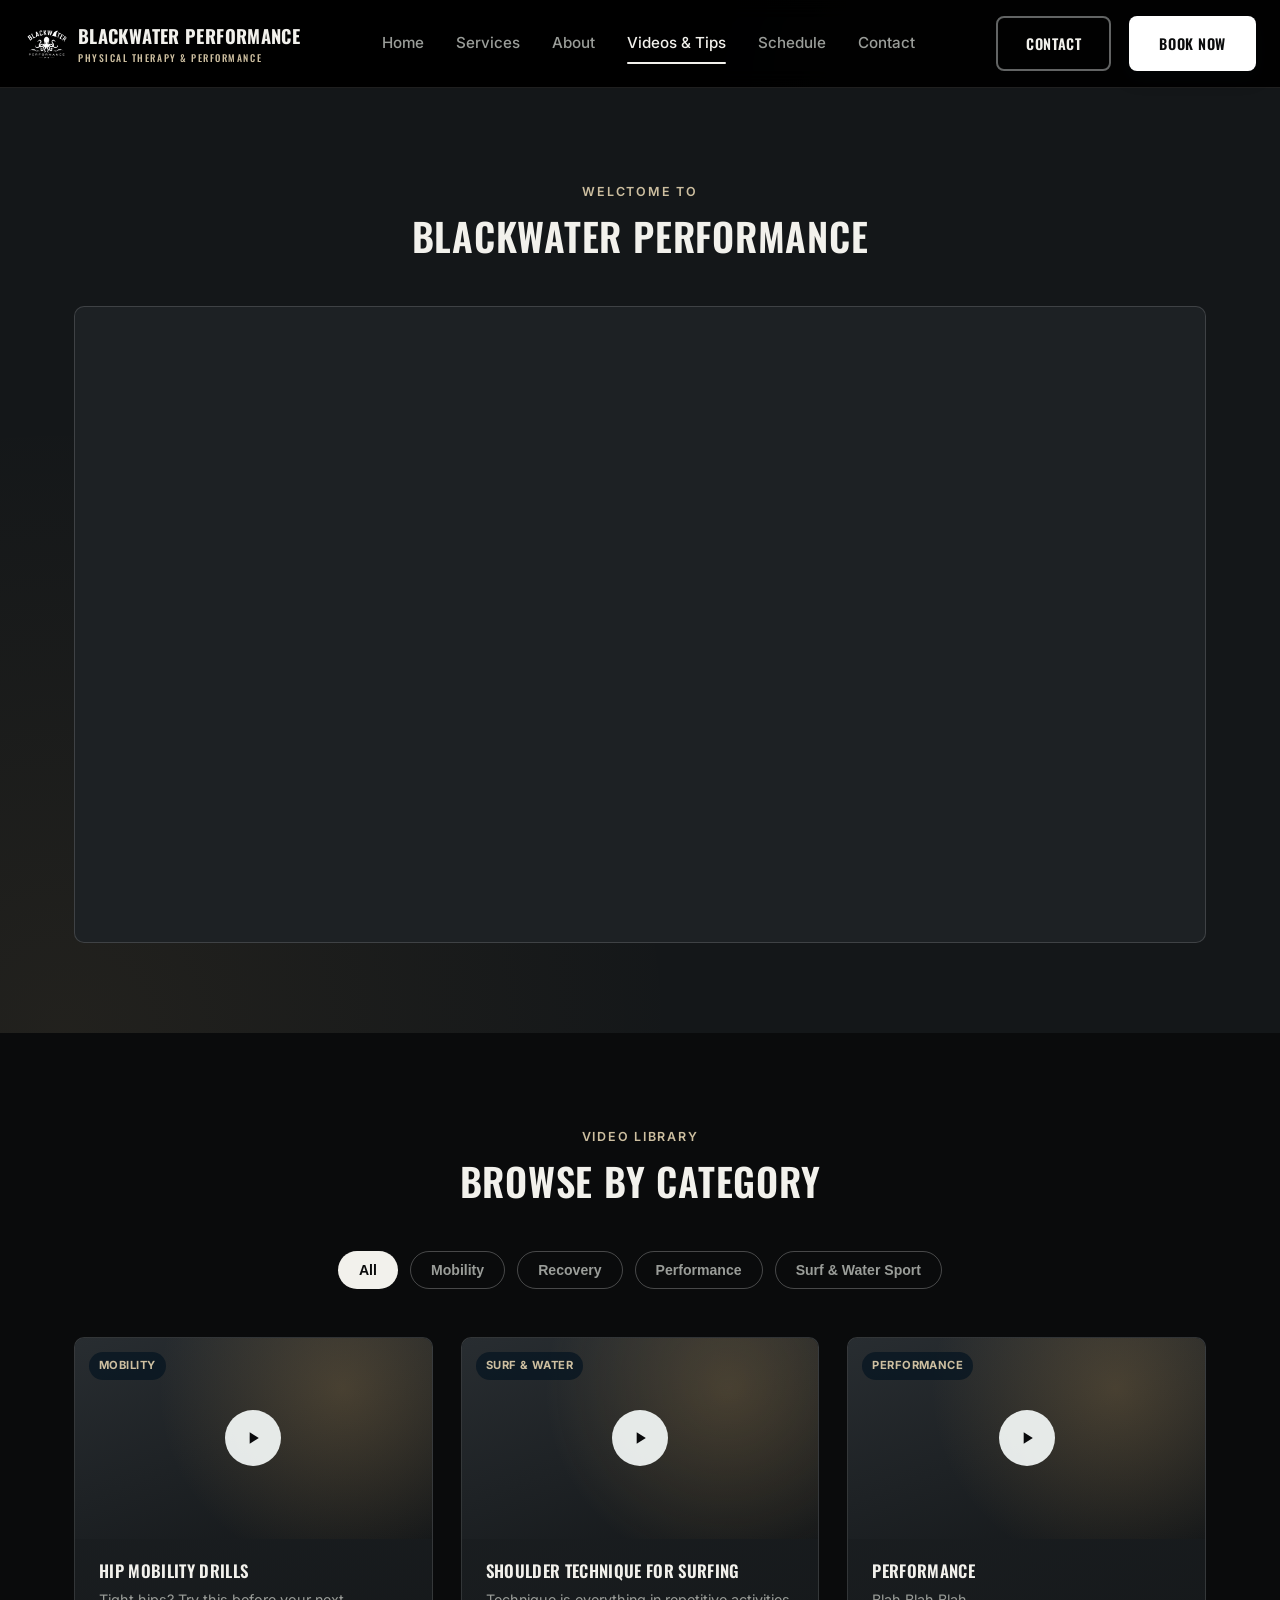
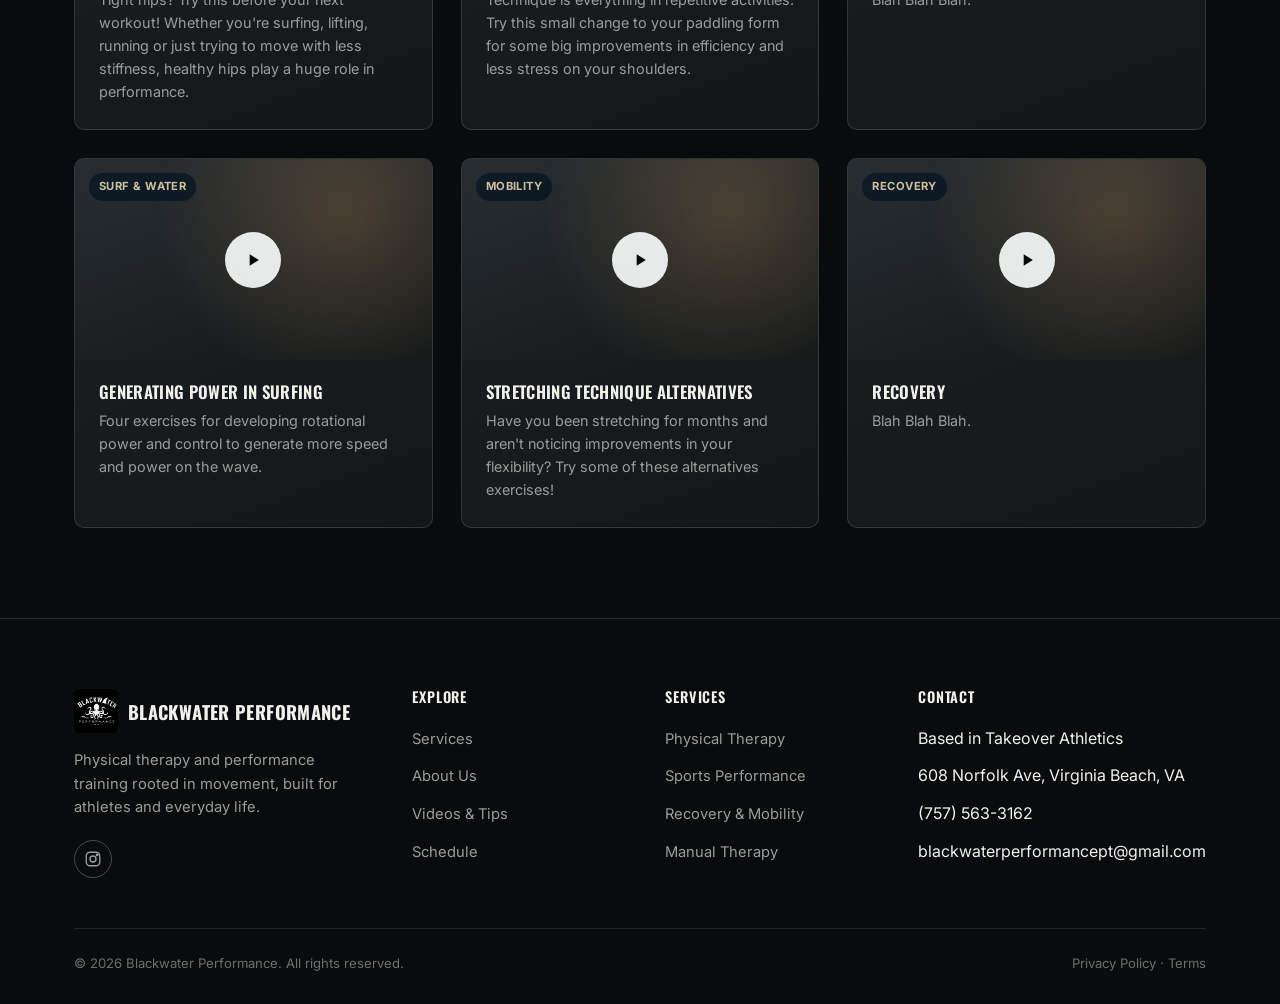
<file: videos-tips.html>
<!DOCTYPE html>
<html lang="en">
<head>
<meta charset="UTF-8">
<meta name="viewport" content="width=device-width, initial-scale=1.0">
<title>Videos & Tips | Blackwater Performance</title>
<meta name="description" content="Watch mobility drills, recovery tips, and performance training videos from Blackwater Performance.">
<link rel="preconnect" href="https://fonts.googleapis.com">
<link rel="preconnect" href="https://fonts.gstatic.com" crossorigin>
<link href="https://fonts.googleapis.com/css2?family=Inter:wght@400;500;600;700&family=Oswald:wght@500;600;700&display=swap" rel="stylesheet">
<link rel="stylesheet" href="css/style.css">
</head>
<body>

<!-- ============ HEADER ============ -->
<header class="site-header">
  <div class="nav-wrap">
    <a href="index.html" class="logo">
      <img src="images/blackwater-logo.png" alt="Blackwater Performance logo" class="wave-mark">
      <span>
        BLACKWATER PERFORMANCE
        <span class="brand-sub">Physical Therapy &amp; Performance</span>
      </span>
    </a>

    <nav class="nav-links">
      <a href="index.html">Home</a>
      <a href="services.html">Services</a>
      <a href="about.html">About</a>
      <a href="videos-tips.html">Videos &amp; Tips</a>
      <a href="schedule.html">Schedule</a>
      <a href="contact.html">Contact</a>
    </nav>

    <div class="nav-cta">
      <a href="contact.html" class="btn btn-outline">Contact</a>
      <a href="schedule.html" class="btn btn-primary">Book Now</a>
      <button class="nav-toggle" aria-label="Toggle menu">
        <span></span><span></span><span></span>
      </button>
    </div>
  </div>
</header>

<!-- ============ FEATURED VIDEO ============ -->
<section class="section section-alt">
  <div class="container">
    <div class="section-head" data-animate>
      <span class="eyebrow">Welctome to</span>
      <h2>BLACKWATER PERFORMANCE</h2>
    </div>
    <div class="featured-video" data-animate>
      <!-- TODO: replace this src with your actual featured YouTube/Vimeo embed URL, e.g. https://www.youtube.com/embed/VIDEO_ID -->
      <iframe src="about:blank" title="Featured video placeholder" allowfullscreen loading="lazy"></iframe>
    </div>
  </div>
</section>

<!-- ============ FILTERABLE LIBRARY ============ -->
<section class="section">
  <div class="container">
    <div class="section-head" data-animate>
      <span class="eyebrow">Video Library</span>
      <h2>Browse by category</h2>
    </div>

    <div class="filter-bar" data-animate>
      <button class="filter-btn active" data-filter="all">All</button>
      <button class="filter-btn" data-filter="mobility">Mobility</button>
      <button class="filter-btn" data-filter="recovery">Recovery</button>
      <button class="filter-btn" data-filter="performance">Performance</button>
      <button class="filter-btn" data-filter="surf">Surf &amp; Water Sport</button>
    </div>

    <div class="grid grid-3">

      <div class="card video-card" data-category="mobility" data-animate>
        <div class="video-thumb">
          <span class="video-tag">Mobility</span>
          <div class="play-btn">
            <svg width="20" height="20" viewBox="0 0 24 24" fill="currentColor"><path d="M8 5v14l11-7z"/></svg>
          </div>
        </div>
        <div class="video-body">
          <h3>Hip Mobility Drills</h3>
          <p>Tight hips? Try this before your next workout! Whether you're surfing, lifting, running or just trying to move with less stiffness, healthy hips play a huge role in performance.</p>
        </div>
      </div>

      <div class="card video-card" data-category="surf" data-animate>
        <div class="video-thumb">
          <span class="video-tag">Surf &amp; Water</span>
          <div class="play-btn">
            <svg width="20" height="20" viewBox="0 0 24 24" fill="currentColor"><path d="M8 5v14l11-7z"/></svg>
          </div>
        </div>
        <div class="video-body">
          <h3>Shoulder Technique For Surfing</h3>
          <p>Technique is everything in repetitive activities. Try this small change to your paddling form for some big improvements in efficiency and less stress on your shoulders.</p>
        </div>
      </div>

      <div class="card video-card" data-category="performance" data-animate>
        <div class="video-thumb">
          <span class="video-tag">Performance</span>
          <div class="play-btn">
            <svg width="20" height="20" viewBox="0 0 24 24" fill="currentColor"><path d="M8 5v14l11-7z"/></svg>
          </div>
        </div>
        <div class="video-body">
          <h3>Performance</h3>
          <p>Blah Blah Blah.</p>
        </div>
      </div>

      <div class="card video-card" data-category="surf" data-animate>
        <div class="video-thumb">
          <span class="video-tag">Surf &amp; Water</span>
          <div class="play-btn">
            <svg width="20" height="20" viewBox="0 0 24 24" fill="currentColor"><path d="M8 5v14l11-7z"/></svg>
          </div>
        </div>
        <div class="video-body">
          <h3>Generating Power In Surfing</h3>
          <p>Four exercises for developing rotational power and control to generate more speed and power on the wave.</p>
        </div>
      </div>

      <div class="card video-card" data-category="mobility" data-animate>
        <div class="video-thumb">
          <span class="video-tag">Mobility</span>
          <div class="play-btn">
            <svg width="20" height="20" viewBox="0 0 24 24" fill="currentColor"><path d="M8 5v14l11-7z"/></svg>
          </div>
        </div>
        <div class="video-body">
          <h3>Stretching Technique Alternatives</h3>
          <p>Have you been stretching for months and aren't noticing improvements in your flexibility? Try some of these alternatives exercises!</p>
        </div>
      </div>

      <div class="card video-card" data-category="recovery" data-animate>
        <div class="video-thumb">
          <span class="video-tag">Recovery</span>
          <div class="play-btn">
            <svg width="20" height="20" viewBox="0 0 24 24" fill="currentColor"><path d="M8 5v14l11-7z"/></svg>
          </div>
        </div>
        <div class="video-body">
          <h3>Recovery</h3>
          <p>Blah Blah Blah.</p>
        </div>
      </div>

    </div>
  </div>
</section>

<!-- ============ FOOTER ============ -->
<footer class="site-footer">
  <div class="container">
    <div class="footer-grid">
      <div class="footer-brand">
        <a href="index.html" class="logo">
          <img src="images/blackwater-logo.png" alt="Blackwater Performance logo" class="wave-mark">
          <span>BLACKWATER PERFORMANCE</span>
        </a>
        <p>Physical therapy and performance training rooted in movement, built for athletes and everyday life.</p>
        <div class="social-row">
          <a href="https://www.instagram.com/blackwaterperformancept" target="_blank" rel="noopener" aria-label="Instagram"><svg width="18" height="18" viewBox="0 0 24 24" fill="none" stroke="currentColor" stroke-width="1.8"><rect x="3" y="3" width="18" height="18" rx="5"/><circle cx="12" cy="12" r="4"/><circle cx="17.5" cy="6.5" r="1"/></svg></a>
        </div>
      </div>

      <div class="footer-col">
        <h4>Explore</h4>
        <ul>
          <li><a href="services.html">Services</a></li>
          <li><a href="about.html">About Us</a></li>
          <li><a href="videos-tips.html">Videos &amp; Tips</a></li>
          <li><a href="schedule.html">Schedule</a></li>
        </ul>
      </div>

      <div class="footer-col">
        <h4>Services</h4>
        <ul>
          <li><a href="services.html">Physical Therapy</a></li>
          <li><a href="services.html">Sports Performance</a></li>
          <li><a href="services.html">Recovery &amp; Mobility</a></li>
          <li><a href="services.html">Manual Therapy</a></li>
        </ul>
      </div>

      <div class="footer-col">
        <h4>Contact</h4>
        <ul>
          <li>Based in Takeover Athletics</li>
          <li>608 Norfolk Ave, Virginia Beach, VA</li>
          <li>(757) 563-3162</li>
          <li>blackwaterperformancept@gmail.com</li>
        </ul>
      </div>
    </div>

    <div class="footer-bottom">
      <span>&copy; 2026 Blackwater Performance. All rights reserved.</span>
      <span><a href="contact.html">Privacy Policy</a> &middot; <a href="contact.html">Terms</a></span>
    </div>
  </div>
</footer>

<script src="js/main.js"></script>
</body>
</html>
</file>
<file: css/style.css>
/* ============================================================
   Blackwater Performance — Shared Stylesheet
   Theme: matches the brand mark — bold black & white badge/crest
   styling with a single warm driftwood-sand ink accent, condensed
   display type echoing the logo's arched lettering
   ============================================================ */

:root {
  /* Near-black base */
  --navy-950: #0a0b0c;
  --navy-900: #141719;
  --navy-800: #1d2124;
  --navy-700: #282d31;
  --navy-600: #363c41;

  /* Driftwood-sand — the single accent ink color */
  --teal-400: #a68c5c;
  --teal-300: #cdbfa0;
  --foam: #eef0ee;

  --sand-400: #dba85a;
  --sand-300: #cdbfa0;
  --sand-100: #efe6d0;

  /* Text */
  --white: #f2f1ec;
  --text-muted: #9a9d99;
  --text-dim: #6d706c;

  --radius: 10px;
  --radius-sm: 6px;
  --max-width: 1180px;
  --shadow-lg: 0 20px 50px rgba(2, 12, 20, 0.45);
  --shadow-sm: 0 6px 18px rgba(2, 12, 20, 0.3);

  --font-heading: 'Oswald', 'Segoe UI', system-ui, sans-serif;
  --font-body: 'Inter', 'Segoe UI', system-ui, sans-serif;
}

* {
  margin: 0;
  padding: 0;
  box-sizing: border-box;
}

html {
  scroll-behavior: smooth;
}

body {
  font-family: var(--font-body);
  background:
    radial-gradient(circle at 90% 15%, rgba(219, 168, 90, 0.06), transparent 35%),
    var(--navy-950);
  background-attachment: fixed;
  color: var(--white);
  line-height: 1.6;
  overflow-x: hidden;
}

img { max-width: 100%; display: block; }

a {
  color: inherit;
  text-decoration: none;
}

ul { list-style: none; }

h1, h2, h3, h4 {
  font-family: var(--font-heading);
  font-weight: 600;
  line-height: 1.15;
  letter-spacing: 0.02em;
  text-transform: uppercase;
}

.container {
  width: 100%;
  max-width: var(--max-width);
  margin: 0 auto;
  padding: 0 24px;
}

section {
  position: relative;
}

.eyebrow {
  display: inline-block;
  font-size: 0.78rem;
  letter-spacing: 0.14em;
  text-transform: uppercase;
  color: var(--teal-300);
  font-weight: 600;
  margin-bottom: 12px;
}

.section-head {
  max-width: 640px;
  margin: 0 auto 48px;
  text-align: center;
}

.section-head h2 {
  font-size: clamp(1.7rem, 3vw, 2.4rem);
  margin-bottom: 14px;
}

.section-head p {
  color: var(--text-muted);
  font-size: 1.05rem;
}

/* ---------------- Buttons ---------------- */

.btn {
  display: inline-flex;
  align-items: center;
  gap: 8px;
  padding: 14px 28px;
  border-radius: 8px;
  font-family: var(--font-heading);
  font-weight: 600;
  font-size: 0.9rem;
  text-transform: uppercase;
  letter-spacing: 0.04em;
  border: 2px solid transparent;
  cursor: pointer;
  transition: transform 0.2s ease, box-shadow 0.2s ease, background 0.2s ease, color 0.2s ease;
  white-space: nowrap;
}

.btn:hover { transform: translateY(-2px); }

.btn-primary {
  background: #ffffff;
  color: var(--navy-950);
  box-shadow: var(--shadow-sm);
}

.btn-primary:hover {
  box-shadow: 0 12px 30px rgba(255, 255, 255, 0.22);
}

.btn-outline {
  background: transparent;
  border-color: rgba(246, 250, 249, 0.4);
  color: var(--white);
}

.btn-outline:hover {
  border-color: var(--white);
  color: var(--navy-950);
  background: var(--white);
}

.btn-sand {
  background: linear-gradient(135deg, var(--sand-400), var(--sand-100));
  color: var(--navy-950);
  box-shadow: 0 8px 24px rgba(219, 168, 90, 0.25);
}

.btn-sand:hover {
  box-shadow: 0 14px 34px rgba(219, 168, 90, 0.4);
}

.btn-block { width: 100%; justify-content: center; }

/* ---------------- Header / Nav ---------------- */

.site-header {
  position: sticky;
  top: 0;
  z-index: 100;
  background: rgba(0, 0, 0, 0.92);
  backdrop-filter: blur(10px);
  border-bottom: 1px solid rgba(255, 255, 255, 0.12);
}

.nav-wrap {
  display: flex;
  align-items: center;
  justify-content: space-between;
  padding: 16px 24px;
}

.logo {
  display: flex;
  align-items: center;
  gap: 10px;
  font-family: var(--font-heading);
  font-weight: 700;
  font-size: 1.15rem;
  letter-spacing: 0.02em;
  color: var(--white);
}

.logo .wave-mark {
  width: 44px;
  height: 44px;
  flex-shrink: 0;
  object-fit: contain;
  border-radius: 6px;
}

.logo span.brand-sub {
  display: block;
  font-size: 0.6rem;
  font-weight: 500;
  letter-spacing: 0.16em;
  color: var(--teal-300);
  text-transform: uppercase;
}

.nav-links {
  display: flex;
  align-items: center;
  gap: 32px;
}

.nav-links a {
  font-size: 0.95rem;
  font-weight: 500;
  color: var(--text-muted);
  position: relative;
  padding: 6px 0;
  transition: color 0.2s ease;
}

.nav-links a:hover,
.nav-links a.active {
  color: var(--white);
}

.nav-links a.active::after {
  content: "";
  position: absolute;
  left: 0;
  bottom: -2px;
  width: 100%;
  height: 2px;
  background: var(--white);
  border-radius: 2px;
}

.nav-cta {
  display: flex;
  align-items: center;
  gap: 18px;
}

.nav-toggle {
  display: none;
  flex-direction: column;
  gap: 5px;
  background: none;
  border: none;
  cursor: pointer;
  padding: 6px;
}

.nav-toggle span {
  width: 24px;
  height: 2px;
  background: var(--white);
  border-radius: 2px;
  transition: transform 0.25s ease, opacity 0.2s ease;
}

.nav-toggle.active span:nth-child(1) {
  transform: translateY(7px) rotate(45deg);
}

.nav-toggle.active span:nth-child(2) {
  opacity: 0;
}

.nav-toggle.active span:nth-child(3) {
  transform: translateY(-7px) rotate(-45deg);
}

body.nav-open {
  overflow: hidden;
}

@media (max-width: 900px) {
  .nav-links {
    position: absolute;
    top: 100%;
    left: 0;
    right: 0;
    height: 100vh;
    overflow-y: auto;
    background: var(--navy-950);
    flex-direction: column;
    justify-content: flex-start;
    padding: 40px 24px;
    gap: 26px;
    transform: translateX(100%);
    transition: transform 0.3s ease;
    border-top: 1px solid rgba(255, 255, 255, 0.12);
  }

  .nav-links.open { transform: translateX(0); }

  .nav-toggle { display: flex; z-index: 1; }

  .nav-cta .btn-outline { display: none; }
}

@media (max-width: 480px) {
  .nav-wrap { padding: 12px 16px; }

  .logo { gap: 8px; font-size: 0.95rem; }

  .logo .wave-mark { width: 34px; height: 34px; }

  .logo span.brand-sub { display: none; }

  .nav-cta { gap: 10px; }

  .nav-cta .btn-primary {
    padding: 10px 14px;
    font-size: 0.72rem;
  }
}

@media (max-width: 360px) {
  .logo > span { display: none; }
}

/* ---------------- Hero ---------------- */

.hero {
  position: relative;
  padding: 100px 24px 140px;
  background:
    radial-gradient(circle at 88% -5%, rgba(219, 168, 90, 0.16), transparent 40%),
    linear-gradient(180deg, var(--navy-950), var(--navy-900));
  overflow: hidden;
}

.hero-inner {
  max-width: var(--max-width);
  margin: 0 auto;
  display: grid;
  grid-template-columns: 1.1fr 0.9fr;
  gap: 48px;
  align-items: center;
}

.hero h1 {
  font-size: clamp(2.4rem, 5vw, 3.6rem);
  margin-bottom: 20px;
}

.hero h1 .highlight {
  color: var(--sand-300);
}

.hero p.lead {
  color: var(--text-muted);
  font-size: 1.1rem;
  max-width: 520px;
  margin-bottom: 32px;
}

.hero-actions {
  display: flex;
  gap: 16px;
  flex-wrap: wrap;
}

.hero-art-wrap {
  position: relative;
}

.hero-art {
  position: relative;
  height: 380px;
  border-radius: var(--radius);
  background: linear-gradient(160deg, var(--navy-700), var(--navy-800));
  border: 1px solid rgba(219, 168, 90, 0.35);
  overflow: hidden;
  box-shadow: var(--shadow-lg), 0 0 50px rgba(219, 168, 90, 0.15);
}

.hero-badge {
  position: absolute;
  top: -24px;
  right: -20px;
  width: 100px;
  height: 100px;
  border-radius: 50%;
  background: radial-gradient(circle at 32% 28%, rgba(255, 255, 255, 0.14), transparent 55%), var(--navy-950);
  border: 2px solid rgba(219, 168, 90, 0.5);
  display: flex;
  align-items: center;
  justify-content: center;
  transform: rotate(-12deg);
  box-shadow: 0 2px 4px rgba(0, 0, 0, 0.5), 0 18px 32px rgba(0, 0, 0, 0.55), 0 0 0 1px rgba(255, 255, 255, 0.06);
  z-index: 5;
}

.hero-badge svg {
  width: 60%;
  height: 60%;
  color: var(--white);
}

@media (max-width: 900px) {
  .hero-badge {
    width: 78px;
    height: 78px;
    top: -16px;
    right: -14px;
  }
}

.hero-photo {
  position: absolute;
  inset: 0;
  width: 100%;
  height: 100%;
  object-fit: cover;
  object-position: center 45%;
}

.hero-photo-overlay {
  position: absolute;
  inset: 0;
  background: linear-gradient(180deg, rgba(10, 11, 12, 0) 45%, rgba(9, 25, 29, 0.75) 100%);
  pointer-events: none;
}

.hero-stats {
  position: absolute;
  bottom: 20px;
  left: 20px;
  right: 20px;
  display: flex;
  justify-content: space-between;
  background: rgba(6, 20, 32, 0.65);
  border: 1px solid rgba(255, 255, 255, 0.2);
  border-radius: var(--radius-sm);
  padding: 16px 20px;
  backdrop-filter: blur(6px);
}

.hero-stats div { text-align: center; }
.hero-stats strong { display: block; font-size: 1.3rem; color: var(--white); font-family: var(--font-heading); }
.hero-stats span { font-size: 0.75rem; color: var(--text-muted); }

/* Wave divider */

.wave-divider {
  position: relative;
  line-height: 0;
  transform: translateY(1px);
}

.wave-divider svg {
  width: 100%;
  height: 90px;
  display: block;
}

.page-hero {
  padding: 70px 24px 120px;
  text-align: center;
  background:
    radial-gradient(circle at 50% 0%, rgba(124, 148, 160, 0.12), transparent 55%),
    linear-gradient(180deg, var(--navy-950), var(--navy-900));
}

.page-hero .eyebrow { display: block; }

.page-hero h1 {
  font-size: clamp(2.1rem, 4.5vw, 3rem);
  margin: 10px auto 16px;
  max-width: 700px;
}

.page-hero p {
  color: var(--text-muted);
  max-width: 560px;
  margin: 0 auto;
  font-size: 1.05rem;
}

.breadcrumb {
  color: var(--text-dim);
  font-size: 0.85rem;
}

.breadcrumb a:hover { color: var(--teal-300); }

/* ---------------- Sections / Cards ---------------- */

.section {
  padding: 90px 0;
}

.section-alt {
  background:
    radial-gradient(circle at 5% 100%, rgba(219, 168, 90, 0.07), transparent 40%),
    var(--navy-900);
}

.section-compact {
  padding: 50px 0;
}

.grid {
  display: grid;
  gap: 28px;
}

.grid-3 { grid-template-columns: repeat(3, 1fr); }
.grid-2 { grid-template-columns: repeat(2, 1fr); }
.grid-4 { grid-template-columns: repeat(4, 1fr); }

@media (max-width: 900px) {
  .grid-3, .grid-4 { grid-template-columns: repeat(2, 1fr); }
  .hero-inner { grid-template-columns: 1fr; }
  .hero-art { height: 280px; }
}

@media (max-width: 620px) {
  .grid-3, .grid-4, .grid-2 { grid-template-columns: 1fr; }
}

.card {
  background: linear-gradient(160deg, var(--navy-800), var(--navy-900));
  border: 1px solid rgba(255, 255, 255, 0.12);
  border-radius: var(--radius);
  padding: 32px 28px;
  transition: transform 0.25s ease, border-color 0.25s ease, box-shadow 0.25s ease;
}

.card:hover {
  transform: translateY(-6px);
  border-color: rgba(255, 255, 255, 0.4);
  box-shadow: var(--shadow-sm);
}

.card .icon {
  width: 52px;
  height: 52px;
  border-radius: 50%;
  background: rgba(255, 255, 255, 0.05);
  border: 1px solid rgba(255, 255, 255, 0.25);
  display: flex;
  align-items: center;
  justify-content: center;
  margin-bottom: 20px;
  color: var(--sand-300);
}

.card h3 {
  font-size: 1.15rem;
  margin-bottom: 10px;
}

.card p {
  color: var(--text-muted);
  font-size: 0.95rem;
}

.card a.card-link {
  display: inline-block;
  margin-top: 16px;
  font-size: 0.88rem;
  font-weight: 600;
  color: var(--teal-300);
}

/* ---------------- Treatment / Pricing Cards ---------------- */

.treatment-card {
  display: flex;
  flex-direction: column;
}

.treatment-head {
  display: flex;
  justify-content: space-between;
  align-items: flex-start;
  gap: 12px;
  margin-bottom: 4px;
}

.treatment-head h3 { margin-bottom: 0; }

.treatment-price {
  font-family: var(--font-heading);
  font-size: 1.3rem;
  font-weight: 700;
  color: var(--white);
  white-space: nowrap;
}

.treatment-duration {
  display: inline-block;
  font-size: 0.72rem;
  color: var(--text-dim);
  letter-spacing: 0.06em;
  text-transform: uppercase;
  margin-bottom: 16px;
}

.treatment-list {
  margin: 4px 0 20px;
  flex-grow: 1;
}

.treatment-list li {
  position: relative;
  padding-left: 18px;
  margin-bottom: 8px;
  font-size: 0.88rem;
  color: var(--text-muted);
}

.treatment-list li::before {
  content: "";
  position: absolute;
  left: 0;
  top: 8px;
  width: 6px;
  height: 6px;
  border-radius: 50%;
  background: var(--teal-400);
}

.treatment-note {
  font-size: 0.8rem;
  color: var(--text-dim);
  font-style: italic;
  margin-bottom: 18px;
}

/* ---------------- CTA Band ---------------- */

.cta-band {
  position: relative;
  padding: 70px 24px;
  text-align: center;
  background: linear-gradient(135deg, var(--navy-700), var(--navy-800) 60%);
  border: 1px solid rgba(255, 255, 255, 0.15);
  border-radius: var(--radius);
  margin: 0 24px;
  max-width: calc(var(--max-width) - 0px);
  margin-inline: auto;
  overflow: hidden;
}

.cta-band::after {
  content: "";
  position: absolute;
  inset: 0;
  pointer-events: none;
  background: radial-gradient(circle at 80% 20%, rgba(219, 168, 90, 0.22), transparent 50%);
}

.cta-band h2 {
  font-size: clamp(1.6rem, 3vw, 2.2rem);
  margin-bottom: 14px;
  position: relative;
}

.cta-band p {
  color: var(--text-muted);
  max-width: 480px;
  margin: 0 auto 28px;
  position: relative;
}

.cta-band .btn { position: relative; }

.cta-band.compact {
  padding: 36px 40px;
  text-align: left;
  display: flex;
  align-items: center;
  justify-content: space-between;
  gap: 24px;
  flex-wrap: wrap;
}

.cta-band.compact h2 {
  font-size: 1.3rem;
  margin-bottom: 6px;
}

.cta-band.compact p {
  margin: 0;
  max-width: 360px;
}

.cta-band.compact .btn { flex-shrink: 0; }

@media (max-width: 620px) {
  .cta-band.compact {
    text-align: center;
    justify-content: center;
  }
  .cta-band.compact p { margin: 0 auto; }
}

/* ---------------- Testimonials ---------------- */

.testimonial {
  background: linear-gradient(160deg, var(--navy-800), var(--navy-900));
  border: 1px solid rgba(255, 255, 255, 0.12);
  border-radius: var(--radius);
  padding: 30px;
  transition: border-color 0.25s ease, transform 0.25s ease;
}

.testimonial:hover {
  border-color: rgba(255, 255, 255, 0.35);
  transform: translateY(-4px);
}

.testimonial p.quote {
  font-size: 1.02rem;
  color: var(--foam);
  margin-bottom: 20px;
}

.testimonial .author {
  display: flex;
  align-items: center;
  gap: 12px;
}

.avatar {
  width: 44px;
  height: 44px;
  border-radius: 50%;
  background: linear-gradient(135deg, var(--teal-400), var(--navy-700));
  display: flex;
  align-items: center;
  justify-content: center;
  font-family: var(--font-heading);
  font-weight: 700;
  color: var(--navy-950);
}

.author strong { display: block; font-size: 0.92rem; }
.author span { font-size: 0.8rem; color: var(--text-dim); }

/* ---------------- Team ---------------- */

.team-card {
  text-align: center;
}

.team-photo {
  width: 100%;
  aspect-ratio: 1 / 1;
  border-radius: var(--radius);
  background: linear-gradient(160deg, var(--navy-700), var(--navy-800));
  border: 1px solid rgba(255, 255, 255, 0.15);
  margin-bottom: 18px;
  display: flex;
  align-items: center;
  justify-content: center;
  color: var(--teal-300);
  overflow: hidden;
}

.team-photo img {
  width: 100%;
  height: 100%;
  object-fit: cover;
  object-position: center 15%;
}

.mission-photo {
  width: 100%;
  height: 100%;
  object-fit: cover;
}

.team-card h3 { margin-bottom: 4px; }
.team-card .role {
  color: var(--teal-300);
  font-size: 0.85rem;
  font-weight: 600;
  margin-bottom: 12px;
  display: block;
}
.team-card p { color: var(--text-muted); font-size: 0.9rem; }

/* ---------------- Forms ---------------- */

.form-grid {
  display: grid;
  grid-template-columns: 1fr 1fr;
  gap: 20px;
}

.form-grid .full { grid-column: 1 / -1; }

@media (max-width: 620px) {
  .form-grid { grid-template-columns: 1fr; }
}

label {
  display: block;
  font-size: 0.85rem;
  font-weight: 600;
  margin-bottom: 8px;
  color: var(--text-muted);
}

input, textarea, select {
  width: 100%;
  padding: 14px 16px;
  border-radius: var(--radius-sm);
  border: 1px solid rgba(255, 255, 255, 0.2);
  background: var(--navy-900);
  color: var(--white);
  font-family: var(--font-body);
  font-size: 0.95rem;
}

input:focus, textarea:focus, select:focus {
  outline: none;
  border-color: var(--teal-400);
}

textarea { resize: vertical; min-height: 130px; }

/* ---------------- Video / Tips ---------------- */

.filter-bar {
  display: flex;
  justify-content: center;
  gap: 12px;
  flex-wrap: wrap;
  margin-bottom: 48px;
}

.filter-btn {
  padding: 10px 20px;
  border-radius: 999px;
  border: 1px solid rgba(255, 255, 255, 0.25);
  background: transparent;
  color: var(--text-muted);
  font-size: 0.88rem;
  font-weight: 600;
  cursor: pointer;
  transition: all 0.2s ease;
}

.filter-btn:hover { color: var(--white); border-color: var(--teal-300); }

.filter-btn.active {
  background: var(--white);
  color: var(--navy-950);
  border-color: transparent;
}

.video-card { padding: 0; overflow: hidden; }

.video-thumb {
  position: relative;
  aspect-ratio: 16 / 9;
  background:
    radial-gradient(circle at 75% 25%, rgba(219, 168, 90, 0.22), transparent 60%),
    linear-gradient(160deg, var(--navy-700), var(--navy-900));
  display: flex;
  align-items: center;
  justify-content: center;
}

.play-btn {
  width: 56px;
  height: 56px;
  border-radius: 50%;
  background: rgba(246, 250, 249, 0.92);
  display: flex;
  align-items: center;
  justify-content: center;
  color: var(--navy-950);
  transition: transform 0.2s ease;
}

.video-card:hover .play-btn { transform: scale(1.1); }

.video-tag {
  position: absolute;
  top: 14px;
  left: 14px;
  background: rgba(6, 20, 32, 0.75);
  color: var(--teal-300);
  font-size: 0.7rem;
  font-weight: 700;
  letter-spacing: 0.04em;
  text-transform: uppercase;
  padding: 5px 10px;
  border-radius: 999px;
}

.video-body { padding: 22px 24px 26px; }
.video-body h3 { font-size: 1.05rem; margin-bottom: 8px; }
.video-body p { color: var(--text-muted); font-size: 0.9rem; }

.video-card[hidden] { display: none; }

.featured-video {
  border-radius: var(--radius);
  overflow: hidden;
  border: 1px solid rgba(255, 255, 255, 0.15);
  aspect-ratio: 16/9;
  background: var(--navy-800);
}

.featured-video iframe { width: 100%; height: 100%; border: 0; }

/* ---------------- Schedule / Booking ---------------- */

.booking-layout {
  display: grid;
  grid-template-columns: 1.6fr 1fr;
  gap: 32px;
  align-items: start;
}

@media (max-width: 900px) {
  .booking-layout { grid-template-columns: 1fr; }
}

.booking-frame-wrap {
  background: var(--navy-800);
  border: 1px solid rgba(255, 255, 255, 0.15);
  border-radius: var(--radius);
  overflow: hidden;
  box-shadow: var(--shadow-lg);
}

.booking-frame-wrap .booking-toolbar {
  display: flex;
  align-items: center;
  justify-content: space-between;
  padding: 14px 20px;
  background: var(--navy-900);
  border-bottom: 1px solid rgba(255, 255, 255, 0.12);
  font-size: 0.85rem;
  color: var(--text-muted);
}

.booking-frame-wrap iframe {
  width: 100%;
  height: 800px;
  border: 0;
  display: block;
  background: var(--white);
}

.booking-note {
  padding: 16px 20px;
  font-size: 0.82rem;
  color: var(--text-dim);
  background: var(--navy-900);
  border-top: 1px solid rgba(255, 255, 255, 0.12);
}

.info-card {
  background: linear-gradient(160deg, var(--navy-800), var(--navy-900));
  border: 1px solid rgba(255, 255, 255, 0.12);
  border-radius: var(--radius);
  padding: 28px;
  margin-bottom: 20px;
}

.info-card h3 {
  font-size: 1.05rem;
  margin-bottom: 16px;
}

.info-row {
  display: flex;
  gap: 12px;
  margin-bottom: 14px;
  font-size: 0.92rem;
  color: var(--text-muted);
}

.info-row strong { color: var(--white); display: block; font-size: 0.9rem; }

.info-row .ic {
  width: 20px;
  height: 20px;
  flex-shrink: 0;
  color: var(--teal-300);
  margin-top: 2px;
}

/* ---------------- Footer ---------------- */

.site-footer {
  background: var(--navy-950);
  border-top: 1px solid rgba(255, 255, 255, 0.12);
  padding: 70px 0 30px;
}

.footer-grid {
  display: grid;
  grid-template-columns: 1.4fr 1fr 1fr 1.2fr;
  gap: 40px;
  margin-bottom: 50px;
}

@media (max-width: 900px) {
  .footer-grid { grid-template-columns: 1fr 1fr; }
}
@media (max-width: 560px) {
  .footer-grid { grid-template-columns: 1fr; }
}

.footer-brand p {
  color: var(--text-muted);
  font-size: 0.92rem;
  margin: 16px 0 20px;
  max-width: 280px;
}

.social-row { display: flex; gap: 12px; }

.social-row a {
  width: 38px;
  height: 38px;
  border-radius: 50%;
  border: 1px solid rgba(255, 255, 255, 0.25);
  display: flex;
  align-items: center;
  justify-content: center;
  color: var(--text-muted);
  transition: all 0.2s ease;
}

.social-row a:hover {
  color: var(--navy-950);
  background: var(--teal-300);
  border-color: transparent;
}

.footer-col h4 {
  font-size: 0.9rem;
  text-transform: uppercase;
  letter-spacing: 0.06em;
  color: var(--white);
  margin-bottom: 20px;
}

.footer-col ul li { margin-bottom: 12px; }

.footer-col ul li a {
  color: var(--text-muted);
  font-size: 0.92rem;
  transition: color 0.2s ease;
}

.footer-col ul li a:hover { color: var(--teal-300); }

.footer-bottom {
  border-top: 1px solid rgba(255, 255, 255, 0.1);
  padding-top: 24px;
  display: flex;
  justify-content: space-between;
  flex-wrap: wrap;
  gap: 10px;
  font-size: 0.82rem;
  color: var(--text-dim);
}

.footer-bottom a:hover { color: var(--teal-300); }

/* ---------------- Utilities ---------------- */

.text-center { text-align: center; }
.mt-24 { margin-top: 24px; }
.mb-24 { margin-bottom: 24px; }

[data-animate] {
  opacity: 0;
  transform: translateY(24px);
  transition: opacity 0.7s ease, transform 0.7s ease;
}

[data-animate].in-view {
  opacity: 1;
  transform: translateY(0);
}
</file>
